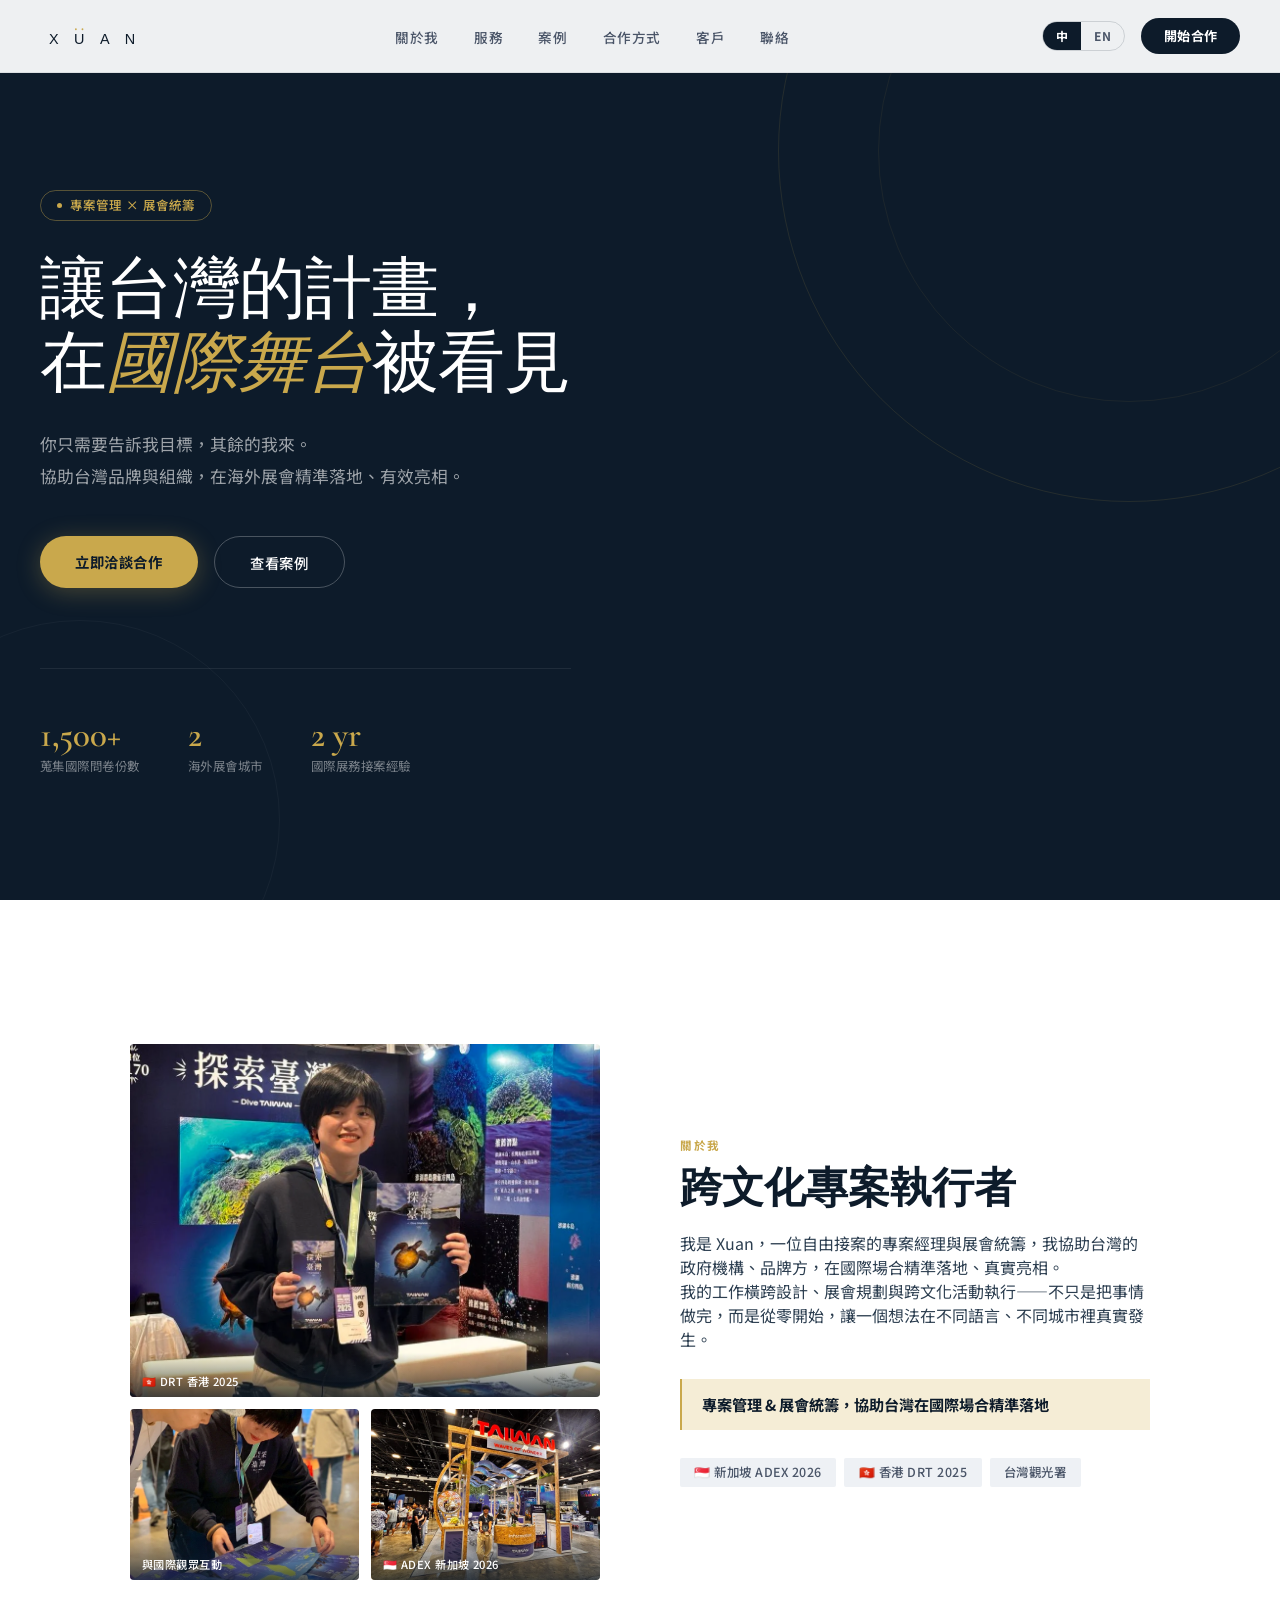
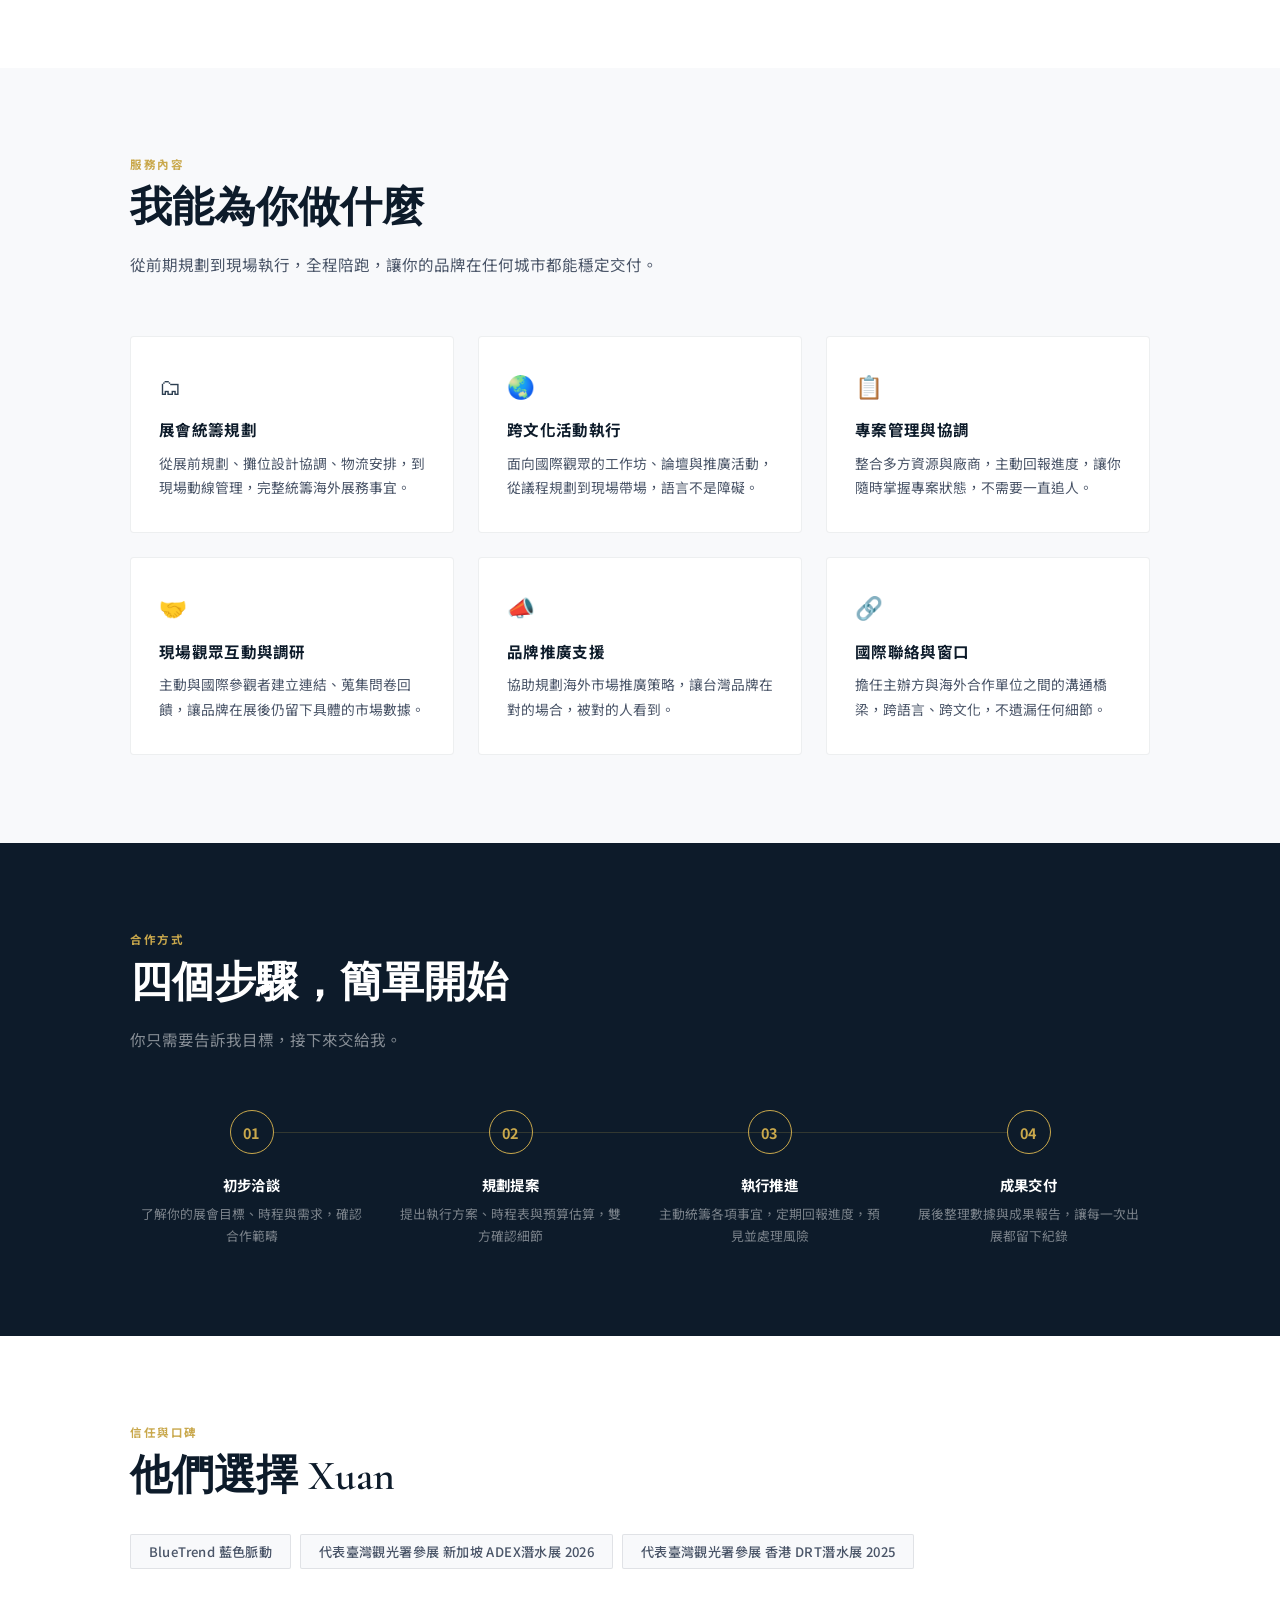
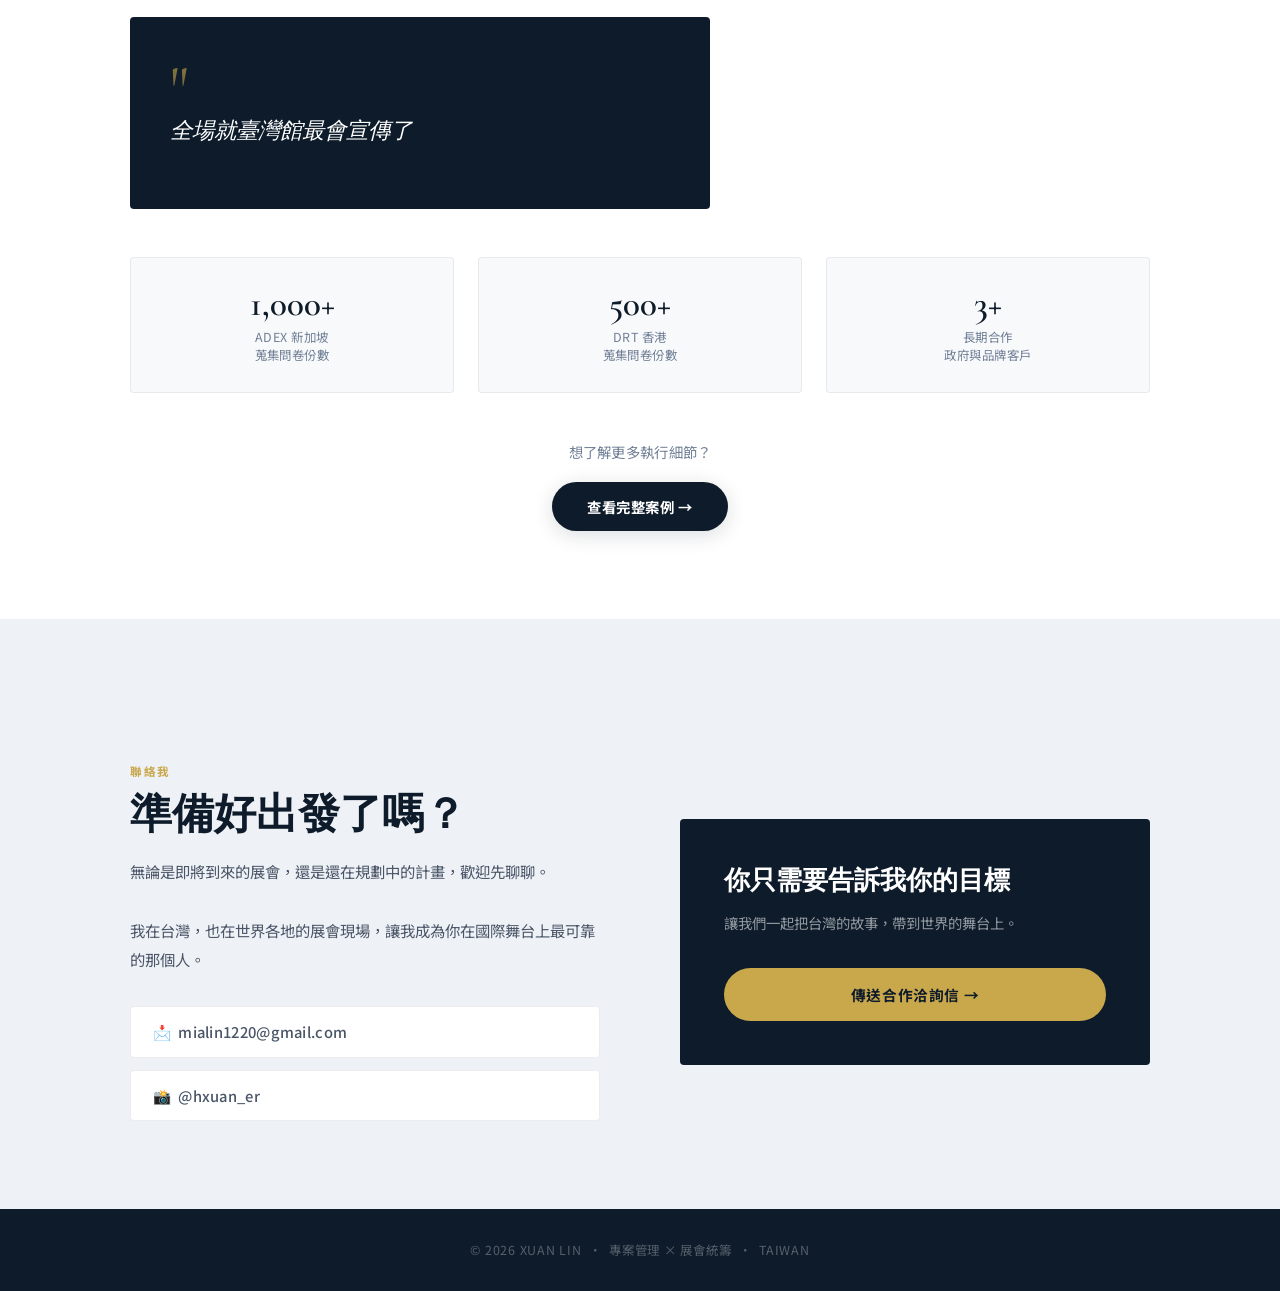
<file: index.html>
﻿<!DOCTYPE html>
<html lang="zh-TW">
<head>
<meta charset="UTF-8">
<meta name="viewport" content="width=device-width, initial-scale=1.0">
<title>Xuan Lin｜國際展務專案經理</title>
<link rel="preconnect" href="https://fonts.googleapis.com">
<link rel="preconnect" href="https://fonts.gstatic.com" crossorigin>
<link href="https://fonts.googleapis.com/css2?family=Noto+Sans+TC:wght@300;400;500;700;900&family=Cormorant+Garamond:ital,wght@0,300;0,600;1,300&display=swap" rel="stylesheet">
<style>
:root {
  --navy: #0D1B2A;
  --navy-mid: #1A2D42;
  --navy-light: #2C3E50;
  --gold: #C9A84C;
  --gold-light: #E2C97E;
  --gold-pale: #F5EDD6;
  --bg: #F8F9FB;
  --bg2: #EEF1F5;
  --white: #FFFFFF;
  --text: #2C3E50;
  --text-mid: #4A5568;
  --text-light: #718096;
}
* { margin:0; padding:0; box-sizing:border-box; }
html { scroll-behavior:smooth; }
body { font-family:'Noto Sans TC',sans-serif; background:var(--bg); color:var(--text); overflow-x:hidden; }

/* NAV */
nav {
  position:fixed; top:0; left:0; right:0; z-index:100;
  display:flex; align-items:center; justify-content:space-between;
  padding:1.1rem 2.5rem;
  background:rgba(248,249,251,0.96);
  backdrop-filter:blur(16px);
  border-bottom:1px solid rgba(13,27,42,0.08);
  transition:box-shadow 0.3s;
}
nav.scrolled { box-shadow:0 2px 24px rgba(13,27,42,0.08); }
.nav-logo img { height:30px; display:block; }
.nav-links { display:flex; gap:2.2rem; list-style:none; }
.nav-links a { text-decoration:none; font-size:0.85rem; font-weight:500; color:var(--text-mid); letter-spacing:0.04em; transition:color 0.2s; }
.nav-links a:hover { color:var(--navy); }
.nav-cta {
  background:var(--navy); color:white; border:none;
  padding:0.55rem 1.4rem; border-radius:999px;
  font-family:'Noto Sans TC',sans-serif;
  font-size:0.82rem; font-weight:700; cursor:pointer;
  transition:all 0.2s; text-decoration:none; letter-spacing:0.04em;
}
.nav-cta:hover { background:var(--navy-mid); transform:translateY(-1px); }
.hamburger { display:none; flex-direction:column; gap:5px; cursor:pointer; background:none; border:none; padding:4px; }
.hamburger span { display:block; width:22px; height:1.5px; background:var(--navy); border-radius:2px; transition:all 0.3s; }
.mobile-menu {
  display:none; position:fixed; top:64px; left:0; right:0;
  background:var(--white); padding:1.5rem 2rem;
  border-bottom:1px solid rgba(13,27,42,0.08); z-index:99;
  flex-direction:column; gap:1rem;
}
.mobile-menu.open { display:flex; }
.mobile-menu a { color:var(--text-mid); text-decoration:none; font-weight:500; font-size:1rem; padding:0.5rem 0; border-bottom:1px solid var(--bg2); }

/* HERO */
#hero {
  min-height:100vh; display:flex; align-items:center;
  padding:8rem 2.5rem 4rem;
  position:relative; overflow:hidden;
  background:var(--navy);
}
.hero-bg-lines {
  position:absolute; inset:0; z-index:0; overflow:hidden;
}
.hero-bg-lines::before {
  content:'';
  position:absolute; right:-200px; top:-200px;
  width:700px; height:700px; border-radius:50%;
  border:1px solid rgba(201,168,76,0.12);
}
.hero-bg-lines::after {
  content:'';
  position:absolute; right:-100px; top:-100px;
  width:500px; height:500px; border-radius:50%;
  border:1px solid rgba(201,168,76,0.08);
}
.hero-deco-circle {
  position:absolute; left:-120px; bottom:-120px;
  width:400px; height:400px; border-radius:50%;
  border:1px solid rgba(255,255,255,0.04);
}
.hero-content { position:relative; z-index:1; max-width:700px; }
.hero-badge {
  display:inline-flex; align-items:center; gap:0.5rem;
  border:1px solid rgba(201,168,76,0.4); color:var(--gold);
  padding:0.35rem 1rem; border-radius:999px;
  font-size:0.78rem; font-weight:500; letter-spacing:0.08em;
  margin-bottom:2rem;
  animation:fadeUp 0.6s ease both;
}
.hero-badge::before {
  content:''; width:5px; height:5px;
  background:var(--gold); border-radius:50%;
  animation:pulse 2s infinite;
}
@keyframes pulse { 0%,100%{opacity:1;transform:scale(1)} 50%{opacity:0.4;transform:scale(1.5)} }
h1 {
  font-family:'Cormorant Garamond',serif;
  font-weight:300; font-size:clamp(2.8rem,5.5vw,4.2rem);
  line-height:1.1; letter-spacing:-0.01em;
  color:var(--white); margin-bottom:1.75rem;
  animation:fadeUp 0.6s 0.1s ease both;
}
h1 em {
  font-style:italic; color:var(--gold);
}
.hero-sub {
  font-size:clamp(0.95rem,1.8vw,1.05rem);
  color:rgba(255,255,255,0.6); line-height:1.9;
  margin-bottom:2.75rem; max-width:520px;
  animation:fadeUp 0.6s 0.2s ease both;
}
.hero-btns {
  display:flex; gap:1rem; flex-wrap:wrap;
  animation:fadeUp 0.6s 0.3s ease both;
}
.btn-primary {
  background:var(--gold); color:var(--navy);
  padding:0.9rem 2.2rem; border-radius:999px;
  font-weight:700; font-size:0.9rem;
  text-decoration:none; transition:all 0.2s; letter-spacing:0.04em;
  box-shadow:0 4px 24px rgba(201,168,76,0.3);
}
.btn-primary:hover { background:var(--gold-light); transform:translateY(-2px); }
.btn-secondary {
  border:1px solid rgba(255,255,255,0.25); color:white;
  padding:0.9rem 2.2rem; border-radius:999px;
  font-weight:500; font-size:0.9rem;
  text-decoration:none; transition:all 0.2s; letter-spacing:0.04em;
}
.btn-secondary:hover { border-color:rgba(255,255,255,0.5); background:rgba(255,255,255,0.06); }
.hero-stats {
  display:flex; gap:3rem; margin-top:5rem; flex-wrap:wrap;
  animation:fadeUp 0.6s 0.4s ease both;
  padding-top:3rem; border-top:1px solid rgba(255,255,255,0.08);
}
.stat-num { font-family:'Cormorant Garamond',serif; font-weight:600; font-size:2.2rem; color:var(--gold); line-height:1; }
.stat-label { font-size:0.78rem; color:rgba(255,255,255,0.45); margin-top:0.3rem; letter-spacing:0.04em; }
@keyframes fadeUp { from{opacity:0;transform:translateY(20px)} to{opacity:1;transform:translateY(0)} }

/* SECTIONS */
section { padding:5.5rem 2.5rem; }
.container { max-width:1020px; margin:0 auto; }
.section-label { font-size:0.72rem; font-weight:700; letter-spacing:0.14em; text-transform:uppercase; color:var(--gold); margin-bottom:0.75rem; }
.section-title { font-family:'Cormorant Garamond',serif; font-weight:600; font-size:clamp(1.8rem,3.5vw,2.6rem); color:var(--navy); line-height:1.2; margin-bottom:1rem; }
.section-desc { font-size:0.97rem; color:var(--text-mid); line-height:1.9; max-width:560px; }

/* ABOUT */
#about { background:var(--white); }
.about-grid { display:grid; grid-template-columns:1fr 1fr; gap:5rem; align-items:center; margin-top:3.5rem; }
.photo-stack { display:flex; flex-direction:column; gap:0.75rem; }
.photo-main { border-radius:4px; overflow:hidden; aspect-ratio:4/3; position:relative; }
.photo-main img { width:100%; height:100%; object-fit:cover; display:block; transition:transform 0.5s; }
.photo-main:hover img { transform:scale(1.03); }
.photo-row { display:grid; grid-template-columns:1fr 1fr; gap:0.75rem; }
.photo-thumb { border-radius:4px; overflow:hidden; aspect-ratio:4/3; position:relative; cursor:pointer; }
.photo-thumb img { width:100%; height:100%; object-fit:cover; display:block; transition:transform 0.4s; }
.photo-thumb:hover img { transform:scale(1.05); }
.photo-caption { position:absolute; bottom:0; left:0; right:0; background:linear-gradient(transparent,rgba(13,27,42,0.75)); color:white; font-size:0.7rem; font-weight:500; padding:1.2rem 0.75rem 0.5rem; letter-spacing:0.04em; }
.about-text p { color:var(--text-mid); line-height:1.9; margin-bottom:1rem; font-size:0.96rem; }
.about-highlight { border-left:2px solid var(--gold); padding:0.9rem 1.25rem; margin:1.75rem 0; font-weight:700; color:var(--navy); font-size:0.95rem; background:var(--gold-pale); }
.about-tags { display:flex; flex-wrap:wrap; gap:0.5rem; margin-top:1.5rem; }
.tag { background:var(--bg2); color:var(--text-mid); padding:0.35rem 0.9rem; border-radius:2px; font-size:0.78rem; font-weight:500; letter-spacing:0.04em; }

/* SERVICE */
#service { background:var(--bg); }
.service-grid { display:grid; grid-template-columns:repeat(3,1fr); gap:1.5rem; margin-top:3.5rem; }
.service-card { background:var(--white); border-radius:4px; padding:2rem 1.75rem; border:1px solid rgba(13,27,42,0.07); transition:all 0.3s; position:relative; overflow:hidden; }
.service-card::after { content:''; position:absolute; top:0; left:0; right:0; height:2px; background:var(--gold); transform:scaleX(0); transform-origin:left; transition:transform 0.3s; }
.service-card:hover { transform:translateY(-5px); box-shadow:0 16px 40px rgba(13,27,42,0.08); }
.service-card:hover::after { transform:scaleX(1); }
.service-icon { font-size:1.4rem; margin-bottom:1.1rem; }
.service-card h3 { font-weight:700; font-size:0.97rem; margin-bottom:0.65rem; color:var(--navy); letter-spacing:0.02em; }
.service-card p { font-size:0.86rem; color:var(--text-mid); line-height:1.8; }

/* PROCESS */
#process { background:var(--navy); color:white; }
#process .section-title { color:white; }
#process .section-desc { color:rgba(255,255,255,0.5); }
.process-steps { display:grid; grid-template-columns:repeat(4,1fr); gap:1rem; margin-top:3.5rem; position:relative; }
.process-steps::before { content:''; position:absolute; top:22px; left:calc(12.5% + 16px); right:calc(12.5% + 16px); height:1px; background:rgba(201,168,76,0.2); z-index:0; }
.step { position:relative; z-index:1; text-align:center; padding:0 0.5rem; }
.step-num { width:44px; height:44px; border-radius:50%; background:transparent; border:1px solid var(--gold); color:var(--gold); font-weight:700; font-size:0.9rem; display:flex; align-items:center; justify-content:center; margin:0 auto 1.25rem; letter-spacing:0.05em; }
.step h4 { font-weight:700; font-size:0.9rem; margin-bottom:0.5rem; color:white; letter-spacing:0.03em; }
.step p { font-size:0.8rem; color:rgba(255,255,255,0.45); line-height:1.75; }

/* TRUST */
#trust { background:var(--white); }
.clients-row { display:flex; flex-wrap:wrap; gap:0.6rem; margin:2rem 0 3rem; }
.client-chip { background:var(--bg); border:1px solid rgba(13,27,42,0.1); color:var(--text-mid); padding:0.45rem 1.1rem; border-radius:2px; font-size:0.82rem; font-weight:500; letter-spacing:0.03em; }
.testimonial-card { background:var(--navy); border-radius:4px; padding:2.5rem; max-width:580px; }
.quote-mark { font-family:'Cormorant Garamond',serif; font-size:4rem; color:var(--gold); line-height:1; margin-bottom:-0.5rem; display:block; opacity:0.6; }
.testimonial-text { font-family:'Cormorant Garamond',serif; font-size:1.4rem; font-weight:300; color:white; line-height:1.6; margin-bottom:1.25rem; font-style:italic; }
.testimonial-source { font-size:0.78rem; color:rgba(255,255,255,0.4); font-weight:500; letter-spacing:0.06em; }
.trust-nums { display:grid; grid-template-columns:repeat(3,1fr); gap:1.5rem; margin-top:3rem; }
.trust-num-card { background:var(--bg); border-radius:4px; padding:1.75rem; text-align:center; border:1px solid rgba(13,27,42,0.07); }
.trust-num-val { font-family:'Cormorant Garamond',serif; font-weight:600; font-size:2.2rem; color:var(--navy); line-height:1; }
.trust-num-label { font-size:0.78rem; color:var(--text-light); margin-top:0.4rem; letter-spacing:0.04em; }

/* CONTACT */
#contact { background:var(--bg2); }
.contact-grid { display:grid; grid-template-columns:1fr 1fr; gap:5rem; align-items:center; margin-top:3.5rem; }
.contact-desc { color:var(--text-mid); line-height:1.9; font-size:0.96rem; }
.contact-links { display:flex; flex-direction:column; gap:0.75rem; margin-top:2rem; }
.contact-link { display:flex; align-items:center; gap:0.75rem; color:var(--text-mid); text-decoration:none; font-weight:500; font-size:0.92rem; background:var(--white); padding:0.9rem 1.4rem; border-radius:4px; border:1px solid rgba(13,27,42,0.08); transition:all 0.2s; letter-spacing:0.02em; }
.contact-link:hover { border-color:var(--gold); color:var(--navy); }
.contact-cta-box { background:var(--navy); border-radius:4px; padding:2.75rem; }
.contact-cta-box h3 { font-family:'Cormorant Garamond',serif; font-weight:600; font-size:1.6rem; color:white; margin-bottom:0.75rem; }
.contact-cta-box p { color:rgba(255,255,255,0.55); font-size:0.9rem; line-height:1.8; margin-bottom:2rem; }
.contact-cta-box a { display:block; text-align:center; background:var(--gold); color:var(--navy); padding:1rem; border-radius:999px; font-weight:700; text-decoration:none; transition:all 0.2s; font-size:0.92rem; letter-spacing:0.04em; }
.contact-cta-box a:hover { background:var(--gold-light); }

footer { background:var(--navy); color:rgba(255,255,255,0.3); text-align:center; padding:2rem; font-size:0.78rem; letter-spacing:0.06em; }

/* REVEAL */
.reveal { opacity:0; transform:translateY(24px); transition:all 0.65s ease; }
.reveal.visible { opacity:1; transform:translateY(0); }

/* RESPONSIVE */
@media (max-width:768px) {
  nav { padding:1rem 1.25rem; }
  .nav-links,.nav-cta { display:none; }
  .hamburger { display:flex; }
  #hero { padding:6.5rem 1.25rem 3rem; }
  .hero-stats { gap:2rem; }
  .about-grid { grid-template-columns:1fr; gap:2.5rem; }
  .service-grid { grid-template-columns:1fr; }
  .process-steps { grid-template-columns:1fr 1fr; gap:2rem; }
  .process-steps::before { display:none; }
  .trust-nums { grid-template-columns:1fr 1fr; }
  .contact-grid { grid-template-columns:1fr; gap:2.5rem; }
  section { padding:3.5rem 1.25rem; }
}
</style>
</head>
<body>

<nav id="navbar">
  <a href="#hero" class="nav-logo"><img src="xuan-logo-v2.svg" alt="Xuan Lin"/></a>
  <ul class="nav-links">
    <li><a href="#about">關於我</a></li>
    <li><a href="#service">服務</a></li>
    <li><a href="cases.html">案例</a></li>
    <li><a href="#process">合作方式</a></li>
    <li><a href="#trust">客戶</a></li>
    <li><a href="#contact">聯絡</a></li>
  </ul>
  <div style="display:flex;align-items:center;gap:1rem;">
    <div style="display:flex;align-items:center;border:1px solid rgba(13,27,42,0.15);border-radius:999px;overflow:hidden;font-size:0.75rem;font-weight:700;letter-spacing:0.06em;">
      <a href="index.html" style="padding:0.35rem 0.8rem;text-decoration:none;background:var(--navy);color:white;">中</a>
      <a href="xuan-lin-en.html" style="padding:0.35rem 0.8rem;text-decoration:none;color:var(--text-mid);">EN</a>
    </div>
    <a href="mailto:mialin1220@gmail.com" class="nav-cta">開始合作</a>
  </div>
  <button class="hamburger" id="hamburger" aria-label="選單">
    <span></span><span></span><span></span>
  </button>
</nav>

<div class="mobile-menu" id="mobileMenu">
  <a href="#about" onclick="closeMobile()">關於我</a>
  <a href="#service" onclick="closeMobile()">服務</a>
  <a href="#process" onclick="closeMobile()">合作方式</a>
  <a href="#trust" onclick="closeMobile()">客戶</a>
  <a href="#contact" onclick="closeMobile()">聯絡</a>
  <a href="mailto:mialin1220@gmail.com" style="color:var(--gold)!important">開始合作 →</a>
</div>

<!-- HERO -->
<section id="hero">
  <div class="hero-bg-lines"></div>
  <div class="hero-deco-circle"></div>
  <div class="hero-content">
    <div class="hero-badge">專案管理 × 展會統籌</div>
    <h1>讓台灣的計畫，<br>在<em>國際舞台</em>被看見</h1>
    <p class="hero-sub">你只需要告訴我目標，其餘的我來。<br>協助台灣品牌與組織，在海外展會精準落地、有效亮相。</p>
    <div class="hero-btns">
      <a href="#contact" class="btn-primary">立即洽談合作</a>
      <a href="cases.html" class="btn-secondary">查看案例</a>
    </div>
    <div class="hero-stats">
      <div>
        <div class="stat-num">1,500+</div>
        <div class="stat-label">蒐集國際問卷份數</div>
      </div>
      <div>
        <div class="stat-num">2</div>
        <div class="stat-label">海外展會城市</div>
      </div>
      <div>
        <div class="stat-num">2 yr</div>
        <div class="stat-label">國際展務接案經驗</div>
      </div>
    </div>
  </div>
</section>

<!-- ABOUT -->
<section id="about">
  <div class="container">
    <div class="about-grid">
      <div class="photo-stack reveal">
        <div class="photo-main">
          <img src="state/香港_1.webp" alt="Xuan 在香港 DRT 展場" />
          <div class="photo-caption">🇭🇰 DRT 香港 2025</div>
        </div>
        <div class="photo-row">
          <div class="photo-thumb">
            <img src="state/新加坡_4.webp" alt="與觀眾互動" />
            <div class="photo-caption">與國際觀眾互動</div>
          </div>
          <div class="photo-thumb">
            <img src="state/新加坡_2.webp" alt="新加坡 ADEX 台灣館" />
            <div class="photo-caption">🇸🇬 ADEX 新加坡 2026</div>
          </div>
        </div>
      </div>
      <div class="reveal">
        <div class="section-label">關於我</div>
        <h2 class="section-title">跨文化專案執行者</h2>
        <p>我是 Xuan，一位自由接案的專案經理與展會統籌，我協助台灣的政府機構、品牌方，在國際場合精準落地、真實亮相。</p>
        <p>我的工作橫跨設計、展會規劃與跨文化活動執行——不只是把事情做完，而是從零開始，讓一個想法在不同語言、不同城市裡真實發生。</p>
        <div class="about-highlight">專案管理 & 展會統籌，協助台灣在國際場合精準落地</div>
        <div class="about-tags">
          <span class="tag">🇸🇬 新加坡 ADEX 2026</span>
          <span class="tag">🇭🇰 香港 DRT 2025</span>
          <span class="tag">台灣觀光署</span>
        </div>
      </div>
    </div>
  </div>
</section>

<!-- SERVICE -->
<section id="service">
  <div class="container">
    <div class="reveal">
      <div class="section-label">服務內容</div>
      <h2 class="section-title">我能為你做什麼</h2>
      <p class="section-desc">從前期規劃到現場執行，全程陪跑，讓你的品牌在任何城市都能穩定交付。</p>
    </div>
    <div class="service-grid">
      <div class="service-card reveal">
        <div class="service-icon">🗂</div>
        <h3>展會統籌規劃</h3>
        <p>從展前規劃、攤位設計協調、物流安排，到現場動線管理，完整統籌海外展務事宜。</p>
      </div>
      <div class="service-card reveal">
        <div class="service-icon">🌏</div>
        <h3>跨文化活動執行</h3>
        <p>面向國際觀眾的工作坊、論壇與推廣活動，從議程規劃到現場帶場，語言不是障礙。</p>
      </div>
      <div class="service-card reveal">
        <div class="service-icon">📋</div>
        <h3>專案管理與協調</h3>
        <p>整合多方資源與廠商，主動回報進度，讓你隨時掌握專案狀態，不需要一直追人。</p>
      </div>
      <div class="service-card reveal">
        <div class="service-icon">🤝</div>
        <h3>現場觀眾互動與調研</h3>
        <p>主動與國際參觀者建立連結、蒐集問卷回饋，讓品牌在展後仍留下具體的市場數據。</p>
      </div>
      <div class="service-card reveal">
        <div class="service-icon">📣</div>
        <h3>品牌推廣支援</h3>
        <p>協助規劃海外市場推廣策略，讓台灣品牌在對的場合，被對的人看到。</p>
      </div>
      <div class="service-card reveal">
        <div class="service-icon">🔗</div>
        <h3>國際聯絡與窗口</h3>
        <p>擔任主辦方與海外合作單位之間的溝通橋梁，跨語言、跨文化，不遺漏任何細節。</p>
      </div>
    </div>
  </div>
</section>

<!-- PROCESS -->
<section id="process">
  <div class="container">
    <div class="reveal">
      <div class="section-label">合作方式</div>
      <h2 class="section-title">四個步驟，簡單開始</h2>
      <p class="section-desc">你只需要告訴我目標，接下來交給我。</p>
    </div>
    <div class="process-steps">
      <div class="step reveal">
        <div class="step-num">01</div>
        <h4>初步洽談</h4>
        <p>了解你的展會目標、時程與需求，確認合作範疇</p>
      </div>
      <div class="step reveal">
        <div class="step-num">02</div>
        <h4>規劃提案</h4>
        <p>提出執行方案、時程表與預算估算，雙方確認細節</p>
      </div>
      <div class="step reveal">
        <div class="step-num">03</div>
        <h4>執行推進</h4>
        <p>主動統籌各項事宜，定期回報進度，預見並處理風險</p>
      </div>
      <div class="step reveal">
        <div class="step-num">04</div>
        <h4>成果交付</h4>
        <p>展後整理數據與成果報告，讓每一次出展都留下紀錄</p>
      </div>
    </div>
  </div>
</section>

<!-- TRUST -->
<section id="trust">
  <div class="container">
    <div class="reveal">
      <div class="section-label">信任與口碑</div>
      <h2 class="section-title">他們選擇 Xuan</h2>
    </div>
    <div class="clients-row reveal">
      <span class="client-chip"> BlueTrend 藍色脈動</span>
      <span class="client-chip">代表臺灣觀光署參展 新加坡 ADEX潛水展  2026</span>
      <span class="client-chip">代表臺灣觀光署參展 香港 DRT潛水展  2025</span>
    </div>
    <div class="testimonial-card reveal">
      <span class="quote-mark">"</span>
      <div class="testimonial-text">全場就臺灣館最會宣傳了</div>
    </div>
    <div class="trust-nums reveal">
      <div class="trust-num-card">
        <div class="trust-num-val">1,000+</div>
        <div class="trust-num-label">ADEX 新加坡<br>蒐集問卷份數</div>
      </div>
      <div class="trust-num-card">
        <div class="trust-num-val">500+</div>
        <div class="trust-num-label">DRT 香港<br>蒐集問卷份數</div>
      </div>
      <div class="trust-num-card">
        <div class="trust-num-val">3+</div>
        <div class="trust-num-label">長期合作<br>政府與品牌客戶</div>
      </div>
    </div>
  </div>
    <div style="text-align:center;margin-top:3rem;" class="reveal">
      <p style="font-size:0.9rem;color:var(--text-light);margin-bottom:1.25rem;letter-spacing:0.02em;">想了解更多執行細節？</p>
      <a href="cases.html" style="display:inline-flex;align-items:center;gap:0.6rem;background:var(--navy);color:white;padding:0.9rem 2.2rem;border-radius:999px;font-weight:700;font-size:0.9rem;text-decoration:none;letter-spacing:0.04em;transition:all 0.2s;box-shadow:0 4px 20px rgba(13,27,42,0.15);">查看完整案例 →</a>
    </div>
</section>

<!-- CONTACT -->
<section id="contact">
  <div class="container">
    <div class="contact-grid">
      <div class="reveal">
        <div class="section-label">聯絡我</div>
        <h2 class="section-title">準備好出發了嗎？</h2>
        <p class="contact-desc">無論是即將到來的展會，還是還在規劃中的計畫，歡迎先聊聊。<br><br>我在台灣，也在世界各地的展會現場，讓我成為你在國際舞台上最可靠的那個人。</p>
        <div class="contact-links">
          <a href="mailto:mialin1220@gmail.com" class="contact-link">📩 &nbsp;mialin1220@gmail.com</a>
          <a href="https://instagram.com/hxuan_er" target="_blank" class="contact-link">📸 &nbsp;@hxuan_er</a>
        </div>
      </div>
      <div class="contact-cta-box reveal">
        <h3>你只需要告訴我你的目標</h3>
        <p>讓我們一起把台灣的故事，帶到世界的舞台上。</p>
        <a href="mailto:mialin1220@gmail.com?subject=合作洽詢｜國際展務">傳送合作洽詢信 →</a>
      </div>
    </div>
  </div>
</section>

<footer>© 2026 XUAN LIN &nbsp;·&nbsp; 專案管理 × 展會統籌 &nbsp;·&nbsp; TAIWAN</footer>

<script>
  const navbar = document.getElementById('navbar');
  window.addEventListener('scroll', () => { navbar.classList.toggle('scrolled', window.scrollY > 20); });
  const hamburger = document.getElementById('hamburger');
  const mobileMenu = document.getElementById('mobileMenu');
  hamburger.addEventListener('click', () => { mobileMenu.classList.toggle('open'); });
  function closeMobile() { mobileMenu.classList.remove('open'); }
  const reveals = document.querySelectorAll('.reveal');
  const observer = new IntersectionObserver((entries) => {
    entries.forEach((entry, i) => {
      if (entry.isIntersecting) {
        setTimeout(() => entry.target.classList.add('visible'), i * 70);
        observer.unobserve(entry.target);
      }
    });
  }, { threshold: 0.08 });
  reveals.forEach(el => observer.observe(el));
</script>
</body>
</html>
</file>
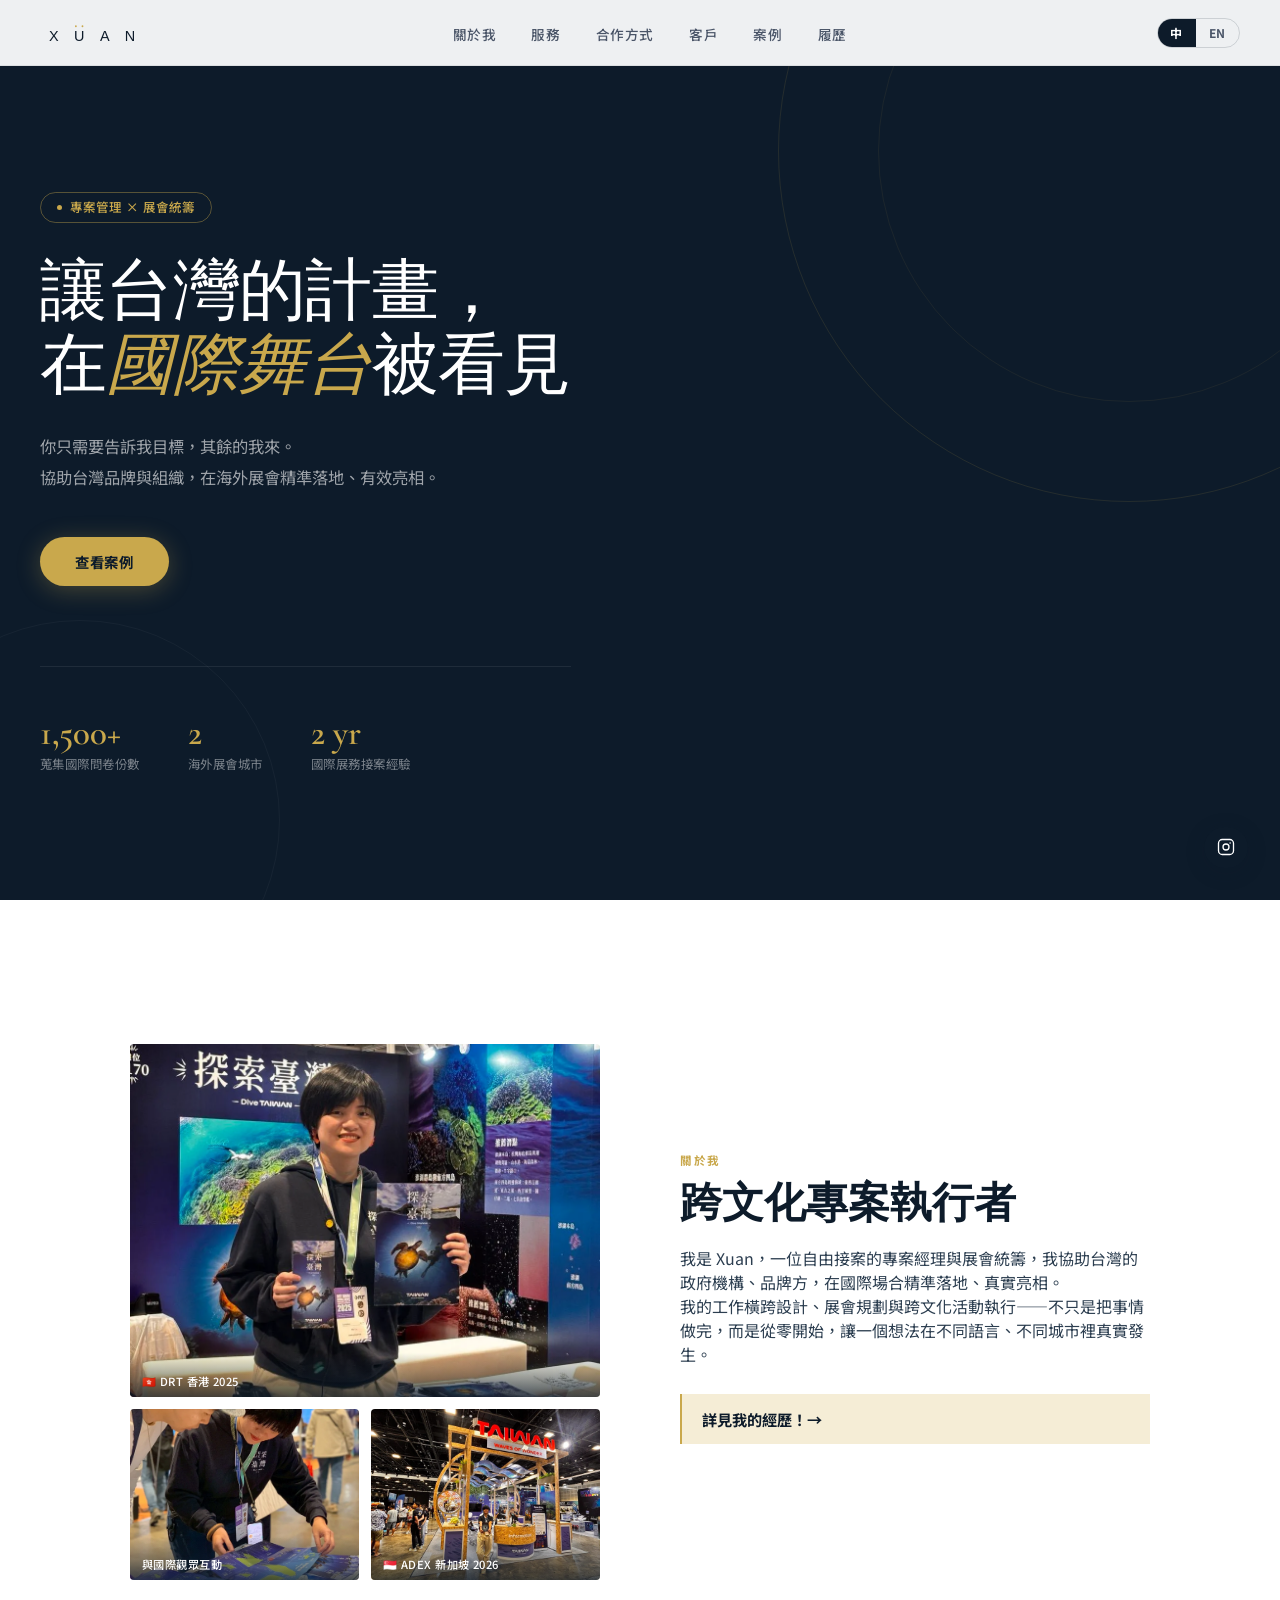
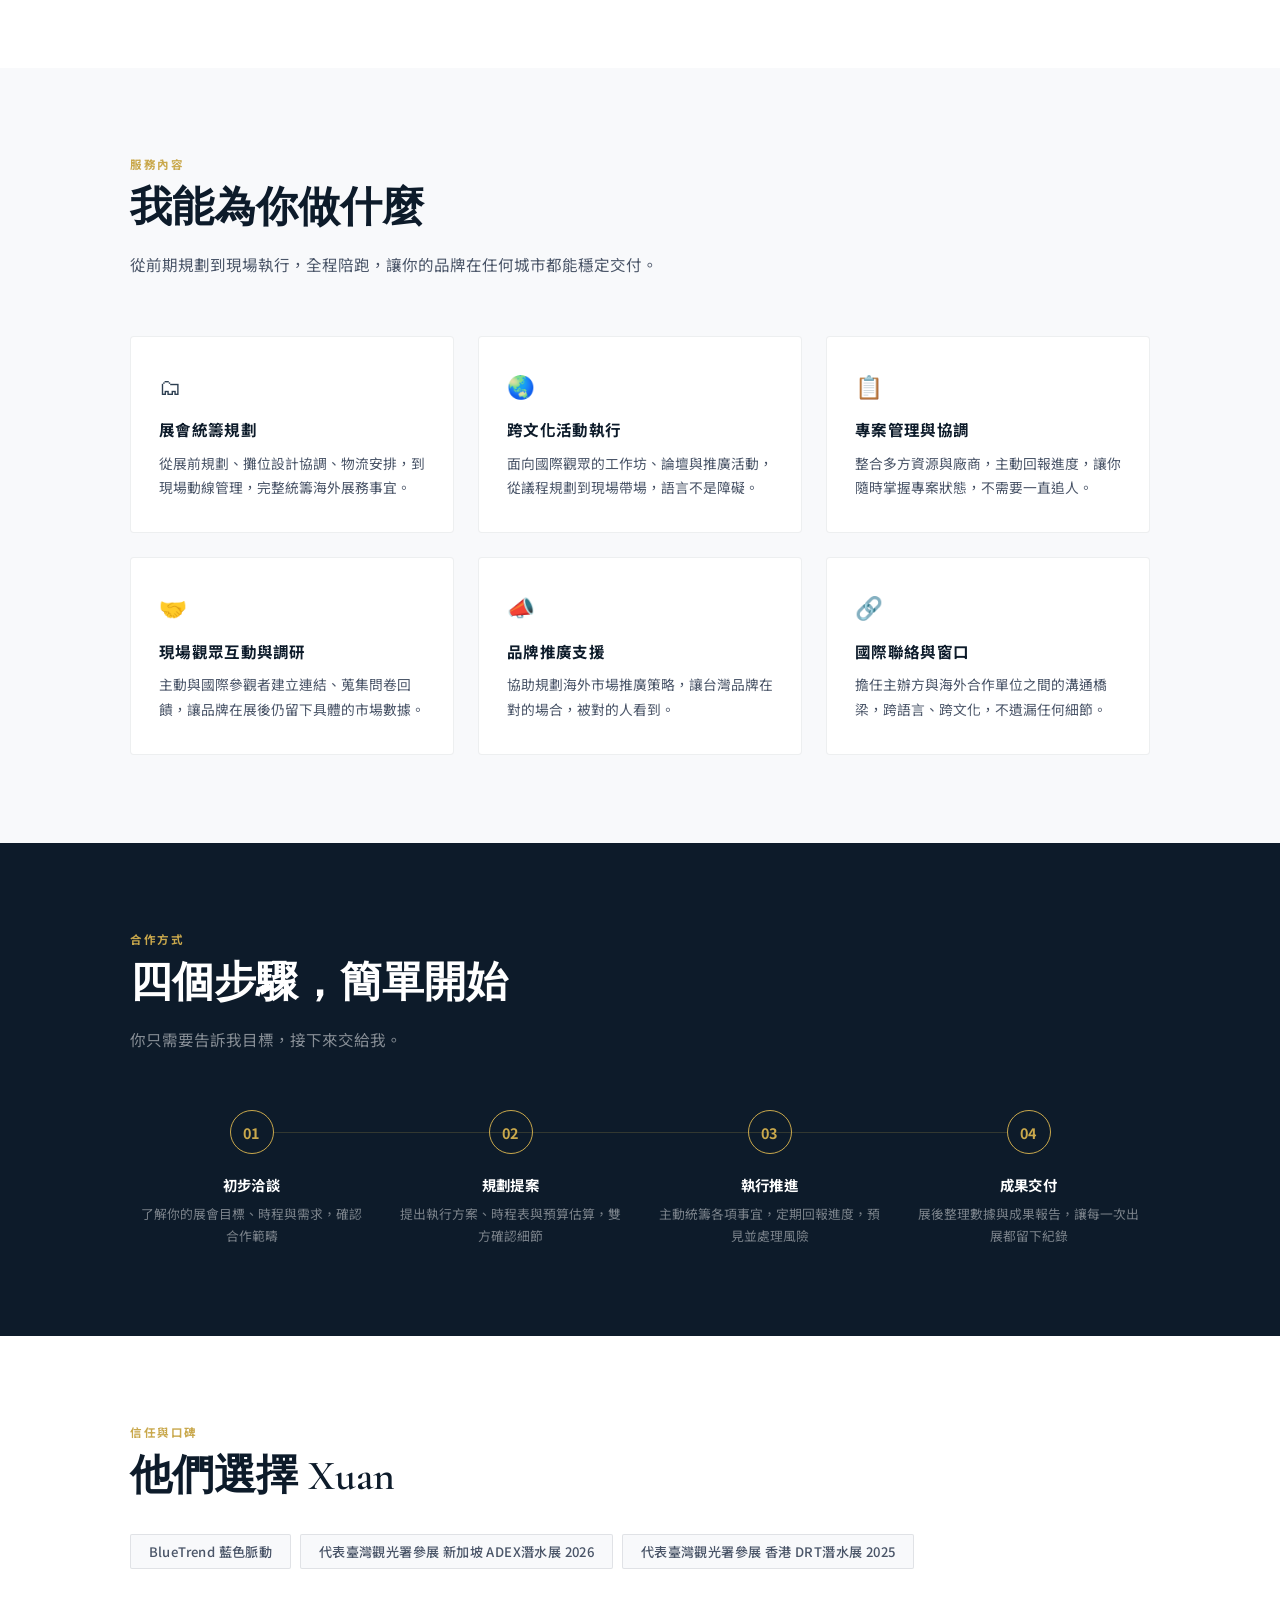
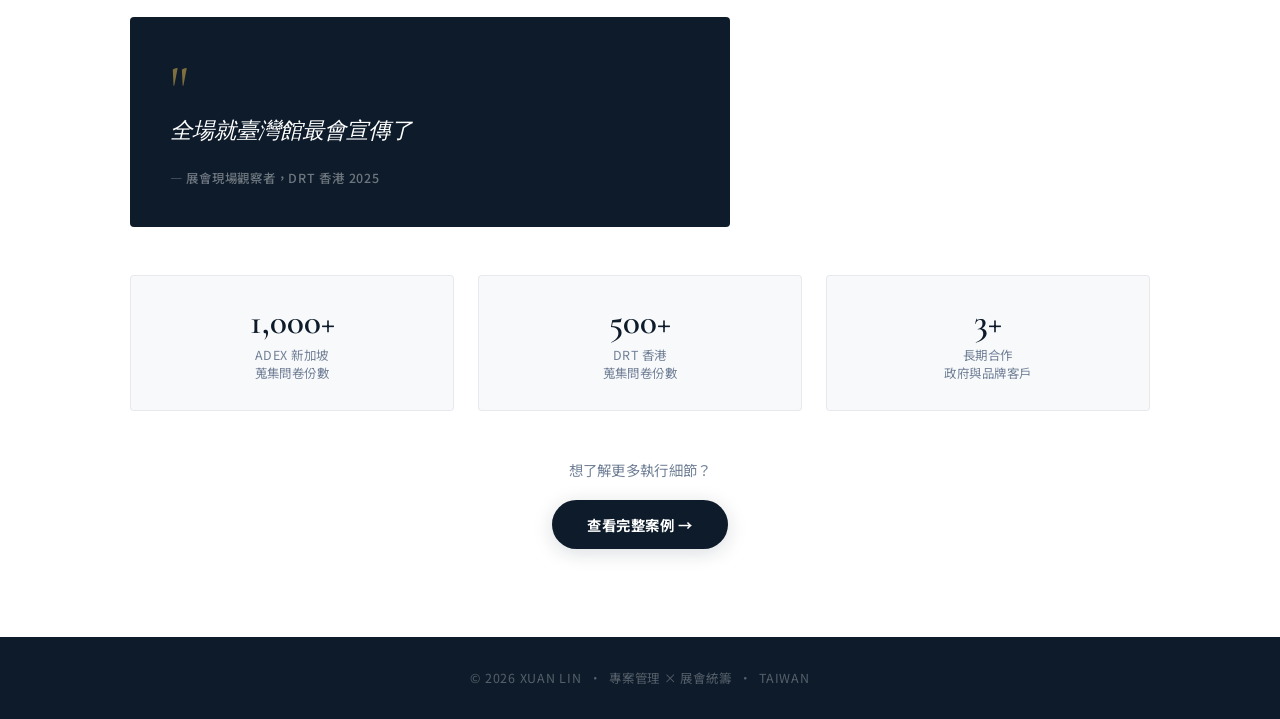
<file: docs/index.html>
﻿<!DOCTYPE html>
<html lang="zh-TW">
<head>
<meta charset="UTF-8">
<meta name="viewport" content="width=device-width, initial-scale=1.0">
<title>Xuan Lin｜國際展務專案經理</title>
<meta name="description" content="Xuan Lin，自由接案的國際展務專案經理，協助台灣品牌與政府機構在海外展會精準落地。曾統籌新加坡 ADEX 2026 與香港 DRT 2025 台灣館。">
<meta property="og:title" content="Xuan Lin｜國際展務專案經理">
<meta property="og:description" content="協助台灣品牌在海外展會精準落地。曾蒐集 1,500+ 份國際問卷，統籌新加坡、香港展務。">
<meta property="og:image" content="images/photos/新加坡_1.webp">
<meta property="og:type" content="website">
<link rel="preconnect" href="https://fonts.googleapis.com">
<link rel="preconnect" href="https://fonts.gstatic.com" crossorigin>
<link rel="preload" href="https://fonts.googleapis.com/css2?family=Noto+Sans+TC:wght@400;500;700&family=Cormorant+Garamond:ital,wght@0,300;0,600;1,300&display=swap" as="style" onload="this.onload=null;this.rel='stylesheet'">
<noscript><link href="https://fonts.googleapis.com/css2?family=Noto+Sans+TC:wght@400;500;700&family=Cormorant+Garamond:ital,wght@0,300;0,600;1,300&display=swap" rel="stylesheet"></noscript>
<link rel="icon" href="favicon.svg" type="image/svg+xml">
<link rel="stylesheet" href="css/style.css">
<style>
/* HERO - 中文版裝飾元素 */
.hero-bg-lines { position:absolute; inset:0; z-index:0; overflow:hidden; }
.hero-bg-lines::before { content:''; position:absolute; right:-200px; top:-200px; width:700px; height:700px; border-radius:50%; border:1px solid rgba(201,168,76,0.12); }
.hero-bg-lines::after { content:''; position:absolute; right:-100px; top:-100px; width:500px; height:500px; border-radius:50%; border:1px solid rgba(201,168,76,0.08); }
.hero-deco-circle { position:absolute; left:-120px; bottom:-120px; width:400px; height:400px; border-radius:50%; border:1px solid rgba(255,255,255,0.04); }
h1 { font-family:'Cormorant Garamond',serif; font-weight:300; font-size:clamp(2.8rem,5.5vw,4.2rem); line-height:1.1; letter-spacing:-0.01em; color:var(--white); margin-bottom:1.75rem; animation:fadeUp 0.6s 0.1s ease both; }

/* SECTION DESC */
.section-desc { font-size:0.97rem; color:var(--text-mid); line-height:1.9; max-width:560px; }

/* SERVICE */
#service { background:var(--bg); }
.service-grid { display:grid; grid-template-columns:repeat(3,1fr); gap:1.5rem; margin-top:3.5rem; }
.service-card { background:var(--white); border-radius:4px; padding:2rem 1.75rem; border:1px solid rgba(13,27,42,0.07); transition:all 0.3s; position:relative; overflow:hidden; }
.service-card::after { content:''; position:absolute; top:0; left:0; right:0; height:2px; background:var(--gold); transform:scaleX(0); transform-origin:left; transition:transform 0.3s; }
.service-card:hover { transform:translateY(-5px); box-shadow:0 16px 40px rgba(13,27,42,0.08); }
.service-card:hover::after { transform:scaleX(1); }
.service-icon { font-size:1.4rem; margin-bottom:1.1rem; }
.service-card h3 { font-weight:700; font-size:0.97rem; margin-bottom:0.65rem; color:var(--navy); letter-spacing:0.02em; }
.service-card p { font-size:0.86rem; color:var(--text-mid); line-height:1.8; }

/* PROCESS */
#process { background:var(--navy); color:white; }
#process .section-title { color:white; }
#process .section-desc { color:rgba(255,255,255,0.5); }
.process-steps { display:grid; grid-template-columns:repeat(4,1fr); gap:1rem; margin-top:3.5rem; position:relative; }
.process-steps::before { content:''; position:absolute; top:22px; left:calc(12.5% + 16px); right:calc(12.5% + 16px); height:1px; background:rgba(201,168,76,0.2); z-index:0; }
.step { position:relative; z-index:1; text-align:center; padding:0 0.5rem; }
.step-num { width:44px; height:44px; border-radius:50%; background:transparent; border:1px solid var(--gold); color:var(--gold); font-weight:700; font-size:0.9rem; display:flex; align-items:center; justify-content:center; margin:0 auto 1.25rem; letter-spacing:0.05em; }
.step h4 { font-weight:700; font-size:0.9rem; margin-bottom:0.5rem; color:white; letter-spacing:0.03em; }
.step p { font-size:0.8rem; color:rgba(255,255,255,0.45); line-height:1.75; }

/* TRUST */
#trust { background:var(--white); }
.trust-nums { display:grid; grid-template-columns:repeat(3,1fr); gap:1.5rem; margin-top:3rem; }
.trust-num-card { background:var(--bg); border-radius:4px; padding:1.75rem; text-align:center; border:1px solid rgba(13,27,42,0.07); }
.trust-num-val { font-family:'Cormorant Garamond',serif; font-weight:600; font-size:2.2rem; color:var(--navy); line-height:1; }
.trust-num-label { font-size:0.78rem; color:var(--text-light); margin-top:0.4rem; letter-spacing:0.04em; }
.testimonial-text { font-family:'Cormorant Garamond',serif; font-size:1.4rem; font-weight:300; color:white; line-height:1.6; margin-bottom:1.25rem; font-style:italic; }
.testimonial-source { font-size:0.78rem; color:rgba(255,255,255,0.4); font-weight:500; letter-spacing:0.06em; }

@media (max-width:768px) {
  .service-grid { grid-template-columns:1fr; }
  .process-steps { grid-template-columns:1fr 1fr; gap:2rem; }
  .process-steps::before { display:none; }
  .trust-nums { grid-template-columns:1fr 1fr; }
}
</style>
</head>
<body>

<nav id="navbar">
  <a href="#hero" class="nav-logo"><img src="images/xuan-logo-v2.svg" alt="Xuan Lin"/></a>
  <ul class="nav-links">
    <li><a href="#about">關於我</a></li>
    <li><a href="#service">服務</a></li>
    <li><a href="#process">合作方式</a></li>
    <li><a href="#trust">客戶</a></li>
    <li><a href="cases.html">案例</a></li>
    <li><a href="resume.html">履歷</a></li>
  </ul>
  <div style="display:flex;align-items:center;gap:1rem;">
    <div style="display:flex;align-items:center;border:1px solid rgba(13,27,42,0.15);border-radius:999px;overflow:hidden;font-size:0.75rem;font-weight:700;letter-spacing:0.06em;">
      <a href="index.html" style="padding:0.35rem 0.8rem;text-decoration:none;background:var(--navy);color:white;">中</a>
      <a href="index-en.html" style="padding:0.35rem 0.8rem;text-decoration:none;color:var(--text-mid);">EN</a>
    </div>
    <!-- <a href="mailto:mialin1220@gmail.com" class="nav-cta">開始合作</a> -->
  </div>
  <button class="hamburger" id="hamburger" aria-label="選單">
    <span></span><span></span><span></span>
  </button>
</nav>

<div class="mobile-menu" id="mobileMenu">
  <a href="#about" onclick="closeMobile()">關於我</a>
  <a href="#service" onclick="closeMobile()">服務</a>
  <a href="cases.html">案例</a>
  <a href="#process" onclick="closeMobile()">合作方式</a>
  <a href="#trust" onclick="closeMobile()">客戶</a>
  <a href="resume.html">履歷</a>
  <a href="mailto:mialin1220@gmail.com" style="color:var(--gold)!important">開始合作 →</a>
</div>

<!-- HERO -->
<section id="hero">
  <div class="hero-bg-lines"></div>
  <div class="hero-deco-circle"></div>
  <div class="hero-content">
    <div class="hero-badge">專案管理 × 展會統籌</div>
    <h1>讓台灣的計畫，<br>在<em>國際舞台</em>被看見</h1>
    <p class="hero-sub">你只需要告訴我目標，其餘的我來。<br>協助台灣品牌與組織，在海外展會精準落地、有效亮相。</p>
    <div class="hero-btns">
      <a href="cases.html" class="btn-primary">查看案例</a>
    </div>
    <div class="hero-stats">
      <div>
        <div class="stat-num">1,500+</div>
        <div class="stat-label">蒐集國際問卷份數</div>
      </div>
      <div>
        <div class="stat-num">2</div>
        <div class="stat-label">海外展會城市</div>
      </div>
      <div>
        <div class="stat-num">2 yr</div>
        <div class="stat-label">國際展務接案經驗</div>
      </div>
    </div>
  </div>
</section>

<!-- ABOUT -->
<section id="about">
  <div class="container">
    <div class="about-grid">
      <div class="photo-stack reveal">
        <div class="photo-main">
          <img src="images/photos/香港_1.webp" alt="Xuan 在香港 DRT 展場" loading="lazy" />
          <div class="photo-caption">🇭🇰 DRT 香港 2025</div>
        </div>
        <div class="photo-row">
          <div class="photo-thumb">
            <img src="images/photos/新加坡_4.webp" alt="與觀眾互動" loading="lazy" />
            <div class="photo-caption">與國際觀眾互動</div>
          </div>
          <div class="photo-thumb">
            <img src="images/photos/新加坡_2.webp" alt="新加坡 ADEX 台灣館" loading="lazy" />
            <div class="photo-caption">🇸🇬 ADEX 新加坡 2026</div>
          </div>
        </div>
      </div>
      <div class="reveal">
        <div class="section-label">關於我</div>
        <h2 class="section-title">跨文化專案執行者</h2>
        <p>我是 Xuan，一位自由接案的專案經理與展會統籌，我協助台灣的政府機構、品牌方，在國際場合精準落地、真實亮相。</p>
        <p>我的工作橫跨設計、展會規劃與跨文化活動執行——不只是把事情做完，而是從零開始，讓一個想法在不同語言、不同城市裡真實發生。</p>
        <a href="resume.html" class="about-highlight about-highlight-link">詳見我的經歷！→</a>
      </div>
    </div>
  </div>
</section>

<!-- SERVICE -->
<section id="service">
  <div class="container">
    <div class="reveal">
      <div class="section-label">服務內容</div>
      <h2 class="section-title">我能為你做什麼</h2>
      <p class="section-desc">從前期規劃到現場執行，全程陪跑，讓你的品牌在任何城市都能穩定交付。</p>
    </div>
    <div class="service-grid">
      <div class="service-card reveal">
        <div class="service-icon">🗂</div>
        <h3>展會統籌規劃</h3>
        <p>從展前規劃、攤位設計協調、物流安排，到現場動線管理，完整統籌海外展務事宜。</p>
      </div>
      <div class="service-card reveal">
        <div class="service-icon">🌏</div>
        <h3>跨文化活動執行</h3>
        <p>面向國際觀眾的工作坊、論壇與推廣活動，從議程規劃到現場帶場，語言不是障礙。</p>
      </div>
      <div class="service-card reveal">
        <div class="service-icon">📋</div>
        <h3>專案管理與協調</h3>
        <p>整合多方資源與廠商，主動回報進度，讓你隨時掌握專案狀態，不需要一直追人。</p>
      </div>
      <div class="service-card reveal">
        <div class="service-icon">🤝</div>
        <h3>現場觀眾互動與調研</h3>
        <p>主動與國際參觀者建立連結、蒐集問卷回饋，讓品牌在展後仍留下具體的市場數據。</p>
      </div>
      <div class="service-card reveal">
        <div class="service-icon">📣</div>
        <h3>品牌推廣支援</h3>
        <p>協助規劃海外市場推廣策略，讓台灣品牌在對的場合，被對的人看到。</p>
      </div>
      <div class="service-card reveal">
        <div class="service-icon">🔗</div>
        <h3>國際聯絡與窗口</h3>
        <p>擔任主辦方與海外合作單位之間的溝通橋梁，跨語言、跨文化，不遺漏任何細節。</p>
      </div>
    </div>
  </div>
</section>

<!-- PROCESS -->
<section id="process">
  <div class="container">
    <div class="reveal">
      <div class="section-label">合作方式</div>
      <h2 class="section-title">四個步驟，簡單開始</h2>
      <p class="section-desc">你只需要告訴我目標，接下來交給我。</p>
    </div>
    <div class="process-steps">
      <div class="step reveal">
        <div class="step-num">01</div>
        <h4>初步洽談</h4>
        <p>了解你的展會目標、時程與需求，確認合作範疇</p>
      </div>
      <div class="step reveal">
        <div class="step-num">02</div>
        <h4>規劃提案</h4>
        <p>提出執行方案、時程表與預算估算，雙方確認細節</p>
      </div>
      <div class="step reveal">
        <div class="step-num">03</div>
        <h4>執行推進</h4>
        <p>主動統籌各項事宜，定期回報進度，預見並處理風險</p>
      </div>
      <div class="step reveal">
        <div class="step-num">04</div>
        <h4>成果交付</h4>
        <p>展後整理數據與成果報告，讓每一次出展都留下紀錄</p>
      </div>
    </div>
  </div>
</section>

<!-- TRUST -->
<section id="trust">
  <div class="container">
    <div class="reveal">
      <div class="section-label">信任與口碑</div>
      <h2 class="section-title">他們選擇 Xuan</h2>
    </div>
    <div class="clients-row reveal">
      <span class="client-chip"> BlueTrend 藍色脈動</span>
      <span class="client-chip">代表臺灣觀光署參展 新加坡 ADEX潛水展  2026</span>
      <span class="client-chip">代表臺灣觀光署參展 香港 DRT潛水展  2025</span>
    </div>
    <div class="testimonial-card reveal">
      <span class="quote-mark">"</span>
      <div class="testimonial-text">全場就臺灣館最會宣傳了</div>
      <div class="testimonial-source">— 展會現場觀察者，DRT 香港 2025</div>
    </div>
    <div class="trust-nums reveal">
      <div class="trust-num-card">
        <div class="trust-num-val">1,000+</div>
        <div class="trust-num-label">ADEX 新加坡<br>蒐集問卷份數</div>
      </div>
      <div class="trust-num-card">
        <div class="trust-num-val">500+</div>
        <div class="trust-num-label">DRT 香港<br>蒐集問卷份數</div>
      </div>
      <div class="trust-num-card">
        <div class="trust-num-val">3+</div>
        <div class="trust-num-label">長期合作<br>政府與品牌客戶</div>
      </div>
    </div>
  </div>
  <div style="text-align:center;margin-top:3rem;" class="reveal">
    <p style="font-size:0.9rem;color:var(--text-light);margin-bottom:1.25rem;letter-spacing:0.02em;">想了解更多執行細節？</p>
    <a href="cases.html" style="display:inline-flex;align-items:center;gap:0.6rem;background:var(--navy);color:white;padding:0.9rem 2.2rem;border-radius:999px;font-weight:700;font-size:0.9rem;text-decoration:none;letter-spacing:0.04em;transition:all 0.2s;box-shadow:0 4px 20px rgba(13,27,42,0.15);">查看完整案例 →</a>
  </div>
</section>

<div class="ig-float">
  <a href="https://instagram.com/hxuan_er" target="_blank" class="ig-float-btn" aria-label="Instagram @hxuan_er">
    <svg class="ig-icon" viewBox="0 0 24 24" fill="none" stroke="currentColor" stroke-width="1.75" stroke-linecap="round" stroke-linejoin="round" width="18" height="18"><rect x="2" y="2" width="20" height="20" rx="5" ry="5"/><circle cx="12" cy="12" r="4"/><circle cx="17.5" cy="6.5" r="1" fill="currentColor" stroke="none"/></svg>
    <span class="ig-label">@hxuan_er</span>
  </a>
</div>

<footer>© 2026 XUAN LIN &nbsp;·&nbsp; 專案管理 × 展會統籌 &nbsp;·&nbsp; TAIWAN</footer>

<script src="js/main.js"></script>
</body>
</html>
</file>
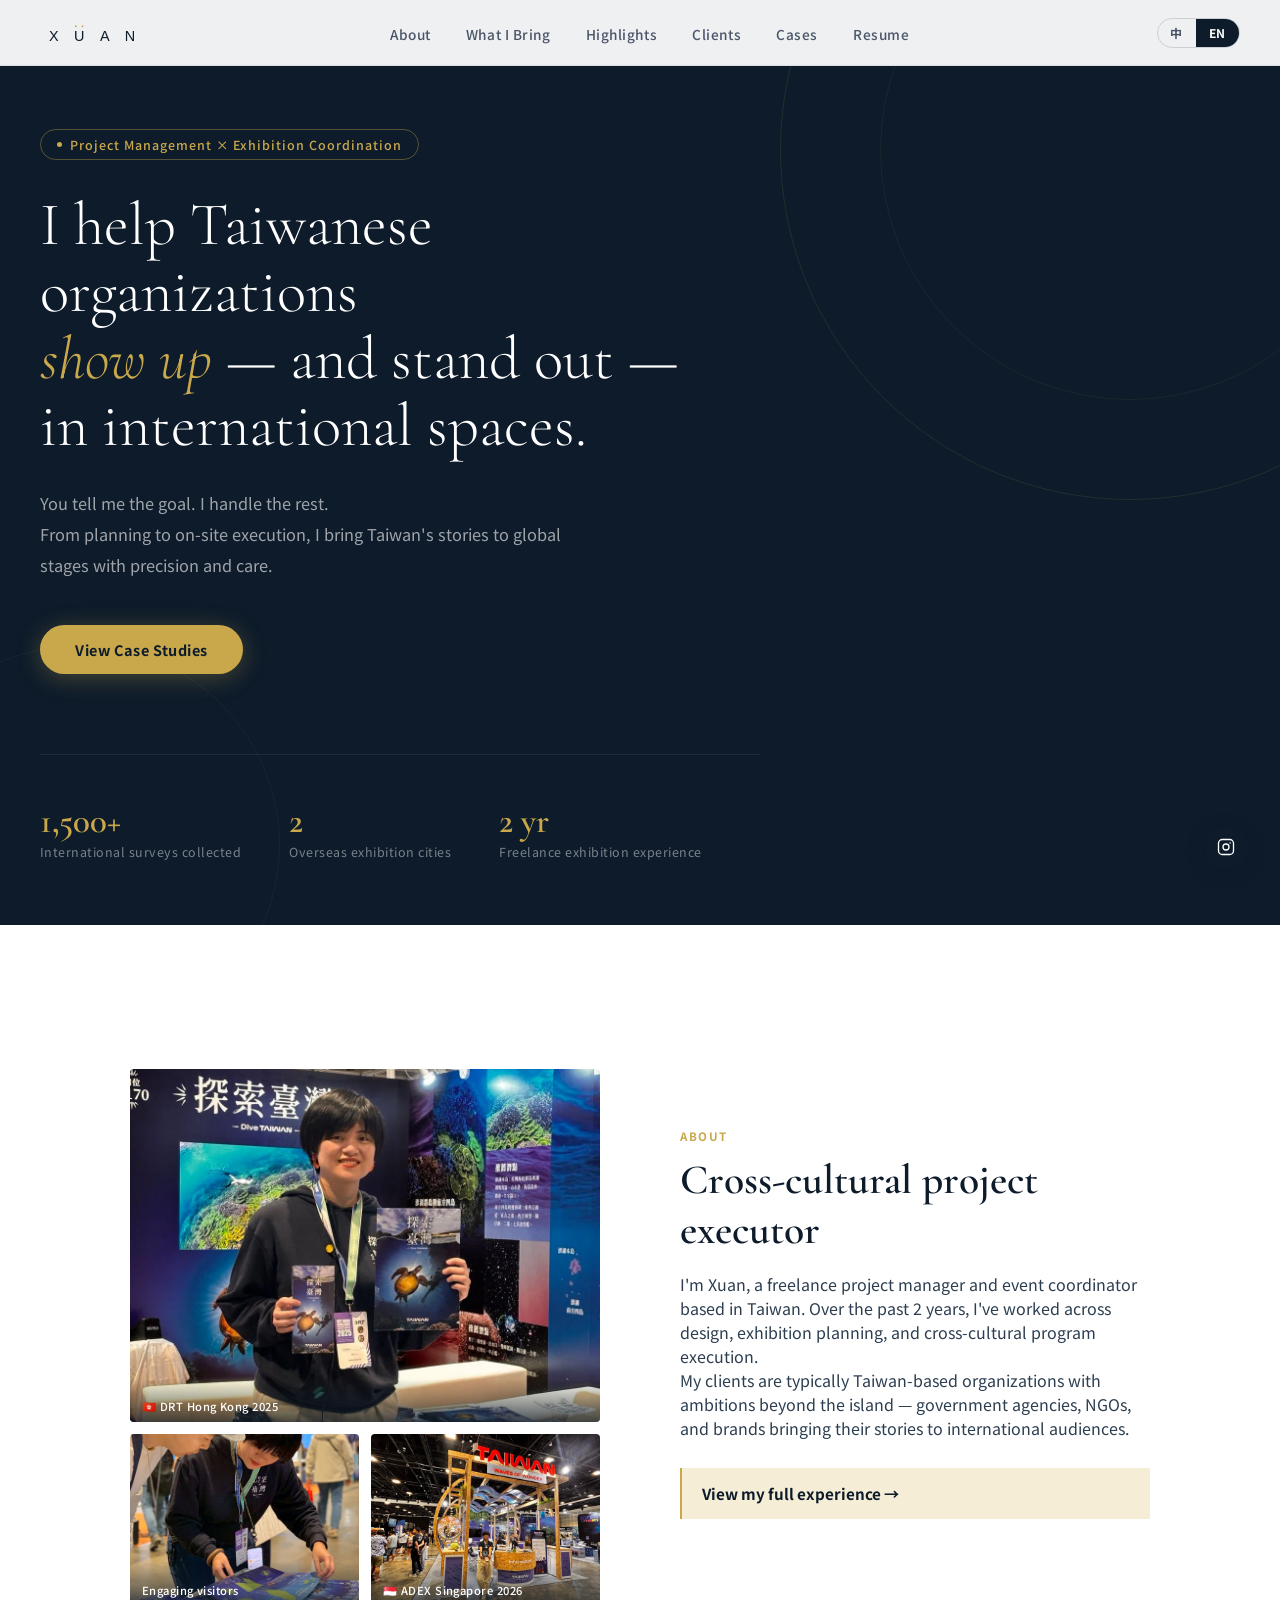
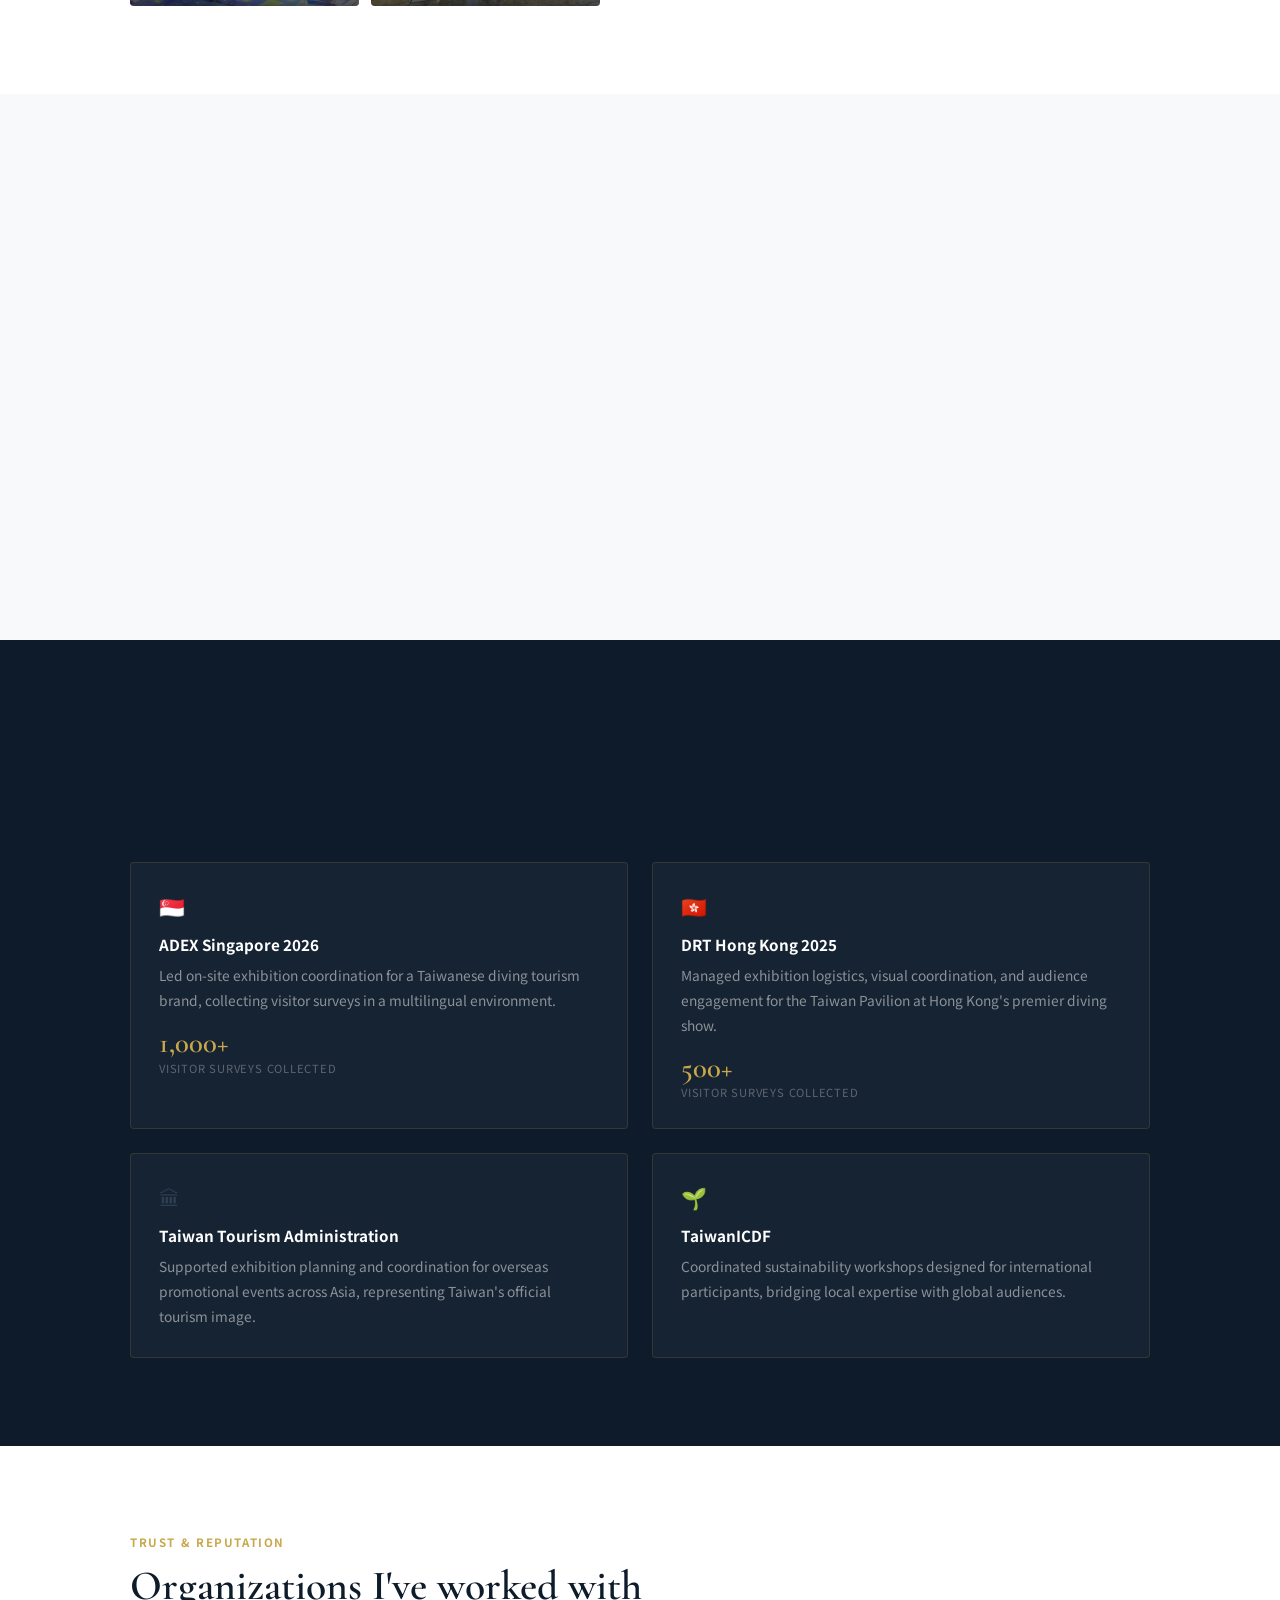
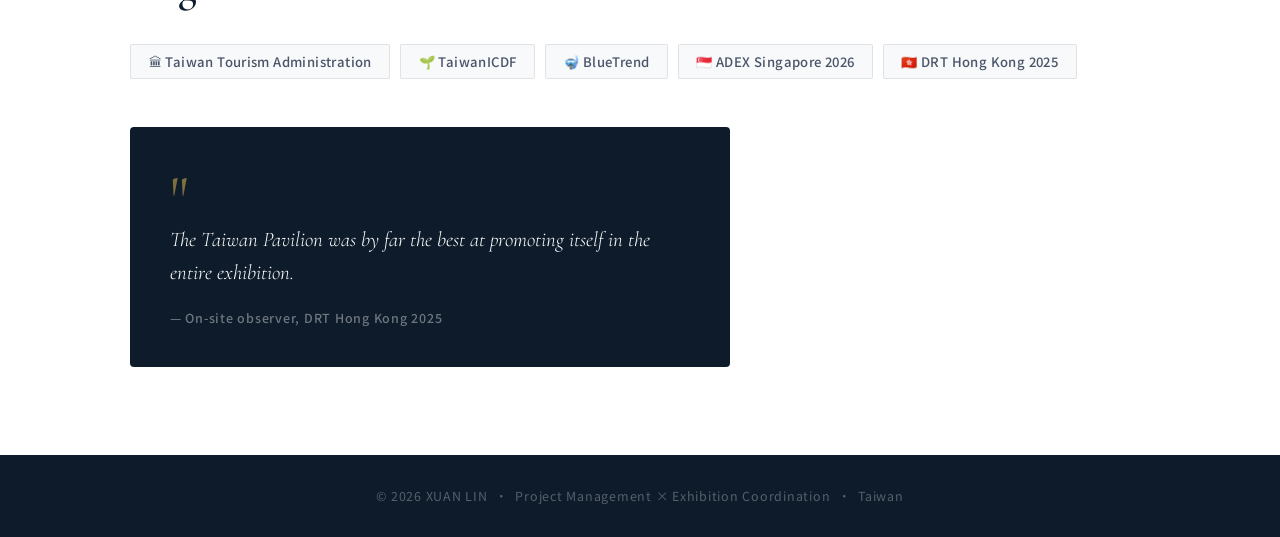
<file: docs/index-en.html>
﻿<!DOCTYPE html>
<html lang="en">
<head>
<meta charset="UTF-8">
<meta name="viewport" content="width=device-width, initial-scale=1.0">
<title>Xuan Lin | International Exhibition Project Manager</title>
<meta name="description" content="Xuan Lin — freelance project manager and exhibition coordinator helping Taiwanese organizations show up and stand out at international exhibitions. ADEX Singapore 2026 & DRT Hong Kong 2025.">
<meta property="og:title" content="Xuan Lin | International Exhibition Project Manager">
<meta property="og:description" content="Helping Taiwan-based organizations land precisely on the international stage. 1,500+ surveys collected across Singapore & Hong Kong.">
<meta property="og:image" content="images/photos/新加坡_1.webp">
<meta property="og:type" content="website">
<link rel="preconnect" href="https://fonts.googleapis.com">
<link rel="preconnect" href="https://fonts.gstatic.com" crossorigin>
<link rel="preload" href="https://fonts.googleapis.com/css2?family=Noto+Sans+TC:wght@400;500;700&family=Cormorant+Garamond:ital,wght@0,300;0,600;1,300&display=swap" as="style" onload="this.onload=null;this.rel='stylesheet'">
<noscript><link href="https://fonts.googleapis.com/css2?family=Noto+Sans+TC:wght@400;500;700&family=Cormorant+Garamond:ital,wght@0,300;0,600;1,300&display=swap" rel="stylesheet"></noscript>
<link rel="icon" href="favicon.svg" type="image/svg+xml">
<link rel="stylesheet" href="css/style.css">
<style>
/* HERO - EN decorative elements */
.hero-ring { position:absolute; right:-200px; top:-200px; width:700px; height:700px; border-radius:50%; border:1px solid rgba(201,168,76,0.12); }
.hero-ring2 { position:absolute; right:-100px; top:-100px; width:500px; height:500px; border-radius:50%; border:1px solid rgba(201,168,76,0.08); }
.hero-deco { position:absolute; left:-120px; bottom:-120px; width:400px; height:400px; border-radius:50%; border:1px solid rgba(255,255,255,0.04); }
h1 { font-family:'Cormorant Garamond',serif; font-weight:300; font-size:clamp(2.4rem,5vw,3.8rem); line-height:1.1; color:var(--white); margin-bottom:1.75rem; animation:fadeUp 0.6s 0.1s ease both; }

/* WHAT I BRING */
#bring { background:var(--bg); }
.bring-grid { display:grid; grid-template-columns:repeat(3,1fr); gap:1.5rem; margin-top:3.5rem; }
.bring-card { background:var(--white); border-radius:4px; padding:2rem 1.75rem; border:1px solid rgba(13,27,42,0.07); transition:all 0.3s; position:relative; overflow:hidden; }
.bring-card::after { content:''; position:absolute; top:0; left:0; right:0; height:2px; background:var(--gold); transform:scaleX(0); transform-origin:left; transition:transform 0.3s; }
.bring-card:hover { transform:translateY(-5px); box-shadow:0 16px 40px rgba(13,27,42,0.08); }
.bring-card:hover::after { transform:scaleX(1); }
.bring-arrow { font-size:1.1rem; color:var(--gold); font-weight:700; margin-bottom:0.9rem; }
.bring-card h3 { font-weight:700; font-size:0.97rem; margin-bottom:0.65rem; color:var(--navy); }
.bring-card p { font-size:0.86rem; color:var(--text-mid); line-height:1.8; }

/* HIGHLIGHTS */
#highlights { background:var(--navy); }
.highlights-grid { display:grid; grid-template-columns:1fr 1fr; gap:1.5rem; margin-top:3.5rem; }
.highlight-card { background:rgba(255,255,255,0.04); border:1px solid rgba(201,168,76,0.15); border-radius:4px; padding:1.75rem; }
.highlight-flag { font-size:1.3rem; margin-bottom:0.75rem; }
.highlight-title { font-weight:700; font-size:0.95rem; color:white; margin-bottom:0.5rem; }
.highlight-desc { font-size:0.86rem; color:rgba(255,255,255,0.5); line-height:1.8; }
.highlight-num { font-family:'Cormorant Garamond',serif; font-weight:600; font-size:1.8rem; color:var(--gold); margin-top:1rem; line-height:1; }
.highlight-num-label { font-size:0.7rem; color:rgba(255,255,255,0.3); letter-spacing:0.07em; margin-top:2px; }

/* TRUST */
#trust { background:var(--white); }
.testimonial-text { font-family:'Cormorant Garamond',serif; font-size:1.3rem; font-weight:300; color:white; line-height:1.6; margin-bottom:1.25rem; font-style:italic; }

@media (max-width:768px) {
  .bring-grid, .highlights-grid { grid-template-columns:1fr; }
}
</style>
</head>
<body>
<nav id="navbar">
  <a href="#hero" class="nav-logo"><img src="images/xuan-logo-v2.svg" alt="Xuan Lin"/></a>
  <ul class="nav-links">
     <li><a href="index-en.html#about">About</a></li>
    <li><a href="index-en.html#bring">What I Bring</a></li>
    <li><a href="index-en.html#highlights">Highlights</a></li>
    <li><a href="index-en.html#trust">Clients</a></li>
    <li><a href="cases-en.html" >Cases</a></li>
    <li><a href="resume-en.html">Resume</a></li>
  </ul>
  <div class="nav-right">
    <div class="lang-switch">
      <a href="index.html">中</a>
      <a href="index-en.html" class="active">EN</a>
    </div>
    <!-- <a href="mailto:mialin1220@gmail.com" class="nav-cta">Let's Work Together</a> -->
  </div>
  <button class="hamburger" id="hamburger"><span></span><span></span><span></span></button>
</nav>
<div class="mobile-menu" id="mobileMenu">
  <a href="#about" onclick="closeMobile()">About</a>
  <a href="#bring" onclick="closeMobile()">What I Bring</a>
  <a href="#highlights" onclick="closeMobile()">Highlights</a>
  <a href="cases-en.html">Cases</a>
  <a href="#trust" onclick="closeMobile()">Clients</a>
  <a href="resume-en.html">Resume</a>
  <a href="index.html" style="color:var(--gold)!important">中文版 →</a>
</div>

<section id="hero">
  <div class="hero-ring"></div><div class="hero-ring2"></div><div class="hero-deco"></div>
  <div class="hero-content">
    <div class="hero-badge">Project Management × Exhibition Coordination</div>
    <h1>I help Taiwanese organizations<br><em>show up</em> — and stand out —<br>in international spaces.</h1>
    <p class="hero-sub">You tell me the goal. I handle the rest.<br>From planning to on-site execution, I bring Taiwan's stories to global stages with precision and care.</p>
    <div class="hero-btns">
      <a href="cases-en.html" class="btn-primary">View Case Studies</a>
    </div>
    <div class="hero-stats">
      <div><div class="stat-num">1,500+</div><div class="stat-label">International surveys collected</div></div>
      <div><div class="stat-num">2</div><div class="stat-label">Overseas exhibition cities</div></div>
      <div><div class="stat-num">2 yr</div><div class="stat-label">Freelance exhibition experience</div></div>
    </div>
  </div>
</section>

<section id="about">
  <div class="container">
    <div class="about-grid">
      <div class="photo-stack reveal">
        <div class="photo-main"><img src="images/photos/香港_1.webp" alt="Xuan at DRT Hong Kong 2025"/><div class="photo-caption">🇭🇰 DRT Hong Kong 2025</div></div>
        <div class="photo-row">
          <div class="photo-thumb"><img src="images/photos/新加坡_4.webp" alt="Engaging with international visitors"/><div class="photo-caption">Engaging visitors</div></div>
          <div class="photo-thumb"><img src="images/photos/新加坡_2.webp" alt="ADEX Singapore 2026"/><div class="photo-caption">🇸🇬 ADEX Singapore 2026</div></div>
        </div>
      </div>
      <div class="reveal">
        <div class="section-label">About</div>
        <h2 class="section-title">Cross-cultural project executor</h2>
        <p>I'm Xuan, a freelance project manager and event coordinator based in Taiwan. Over the past 2 years, I've worked across design, exhibition planning, and cross-cultural program execution.</p>
        <p>My clients are typically Taiwan-based organizations with ambitions beyond the island — government agencies, NGOs, and brands bringing their stories to international audiences.</p>
        <a href="resume-en.html" class="about-highlight about-highlight-link">View my full experience →</a>
      </div>
    </div>
  </div>
</section>

<section id="bring">
  <div class="container">
    <div class="reveal">
      <div class="section-label">What I Bring</div>
      <h2 class="section-title">Three things you can count on</h2>
    </div>
    <div class="bring-grid">
      <div class="bring-card reveal">
        <div class="bring-arrow">→</div>
        <h3>I move fast.</h3>
        <p>I don't wait to be told — I see what needs to happen and I make it happen. New projects find their momentum with me.</p>
      </div>
      <div class="bring-card reveal">
        <div class="bring-arrow">→</div>
        <h3>I connect people.</h3>
        <p>Whether it's a trade show floor in Singapore or a workshop in Taipei, I'm comfortable starting conversations in unfamiliar rooms.</p>
      </div>
      <div class="bring-card reveal">
        <div class="bring-arrow">→</div>
        <h3>I follow through.</h3>
        <p>Every commitment I make, I keep — or I flag it early and come back with a solution. Trust is built one kept promise at a time.</p>
      </div>
    </div>
  </div>
</section>

<section id="highlights">
  <div class="container">
    <div class="reveal">
      <div class="section-label">Recent Highlights</div>
      <h2 class="section-title" style="color:white;">Where I've shown up</h2>
    </div>
    <div class="highlights-grid">
      <div class="highlight-card reveal">
        <div class="highlight-flag">🇸🇬</div>
        <div class="highlight-title">ADEX Singapore 2026</div>
        <div class="highlight-desc">Led on-site exhibition coordination for a Taiwanese diving tourism brand, collecting visitor surveys in a multilingual environment.</div>
        <div class="highlight-num">1,000+</div>
        <div class="highlight-num-label">VISITOR SURVEYS COLLECTED</div>
      </div>
      <div class="highlight-card reveal">
        <div class="highlight-flag">🇭🇰</div>
        <div class="highlight-title">DRT Hong Kong 2025</div>
        <div class="highlight-desc">Managed exhibition logistics, visual coordination, and audience engagement for the Taiwan Pavilion at Hong Kong's premier diving show.</div>
        <div class="highlight-num">500+</div>
        <div class="highlight-num-label">VISITOR SURVEYS COLLECTED</div>
      </div>
      <div class="highlight-card reveal">
        <div class="highlight-flag">🏛</div>
        <div class="highlight-title">Taiwan Tourism Administration</div>
        <div class="highlight-desc">Supported exhibition planning and coordination for overseas promotional events across Asia, representing Taiwan's official tourism image.</div>
      </div>
      <div class="highlight-card reveal">
        <div class="highlight-flag">🌱</div>
        <div class="highlight-title">TaiwanICDF</div>
        <div class="highlight-desc">Coordinated sustainability workshops designed for international participants, bridging local expertise with global audiences.</div>
      </div>
    </div>
  </div>
</section>

<section id="trust">
  <div class="container">
    <div class="reveal">
      <div class="section-label">Trust & Reputation</div>
      <h2 class="section-title">Organizations I've worked with</h2>
    </div>
    <div class="clients-row reveal">
      <span class="client-chip">🏛 Taiwan Tourism Administration</span>
      <span class="client-chip">🌱 TaiwanICDF</span>
      <span class="client-chip">🤿 BlueTrend</span>
      <span class="client-chip">🇸🇬 ADEX Singapore 2026</span>
      <span class="client-chip">🇭🇰 DRT Hong Kong 2025</span>
    </div>
    <div class="testimonial-card reveal">
      <span class="quote-mark">"</span>
      <div class="testimonial-text">The Taiwan Pavilion was by far the best at promoting itself in the entire exhibition.</div>
      <div class="testimonial-source">— On-site observer, DRT Hong Kong 2025</div>
    </div>
  </div>
</section>

<div class="ig-float">
  <a href="https://instagram.com/hxuan_er" target="_blank" class="ig-float-btn" aria-label="Instagram @hxuan_er">
    <svg class="ig-icon" viewBox="0 0 24 24" fill="none" stroke="currentColor" stroke-width="1.75" stroke-linecap="round" stroke-linejoin="round" width="18" height="18"><rect x="2" y="2" width="20" height="20" rx="5" ry="5"/><circle cx="12" cy="12" r="4"/><circle cx="17.5" cy="6.5" r="1" fill="currentColor" stroke="none"/></svg>
    <span class="ig-label">@hxuan_er</span>
  </a>
</div>

<footer>© 2026 XUAN LIN &nbsp;·&nbsp; Project Management × Exhibition Coordination &nbsp;·&nbsp; Taiwan</footer>

<script src="js/main.js"></script>
</body>
</html>
</file>
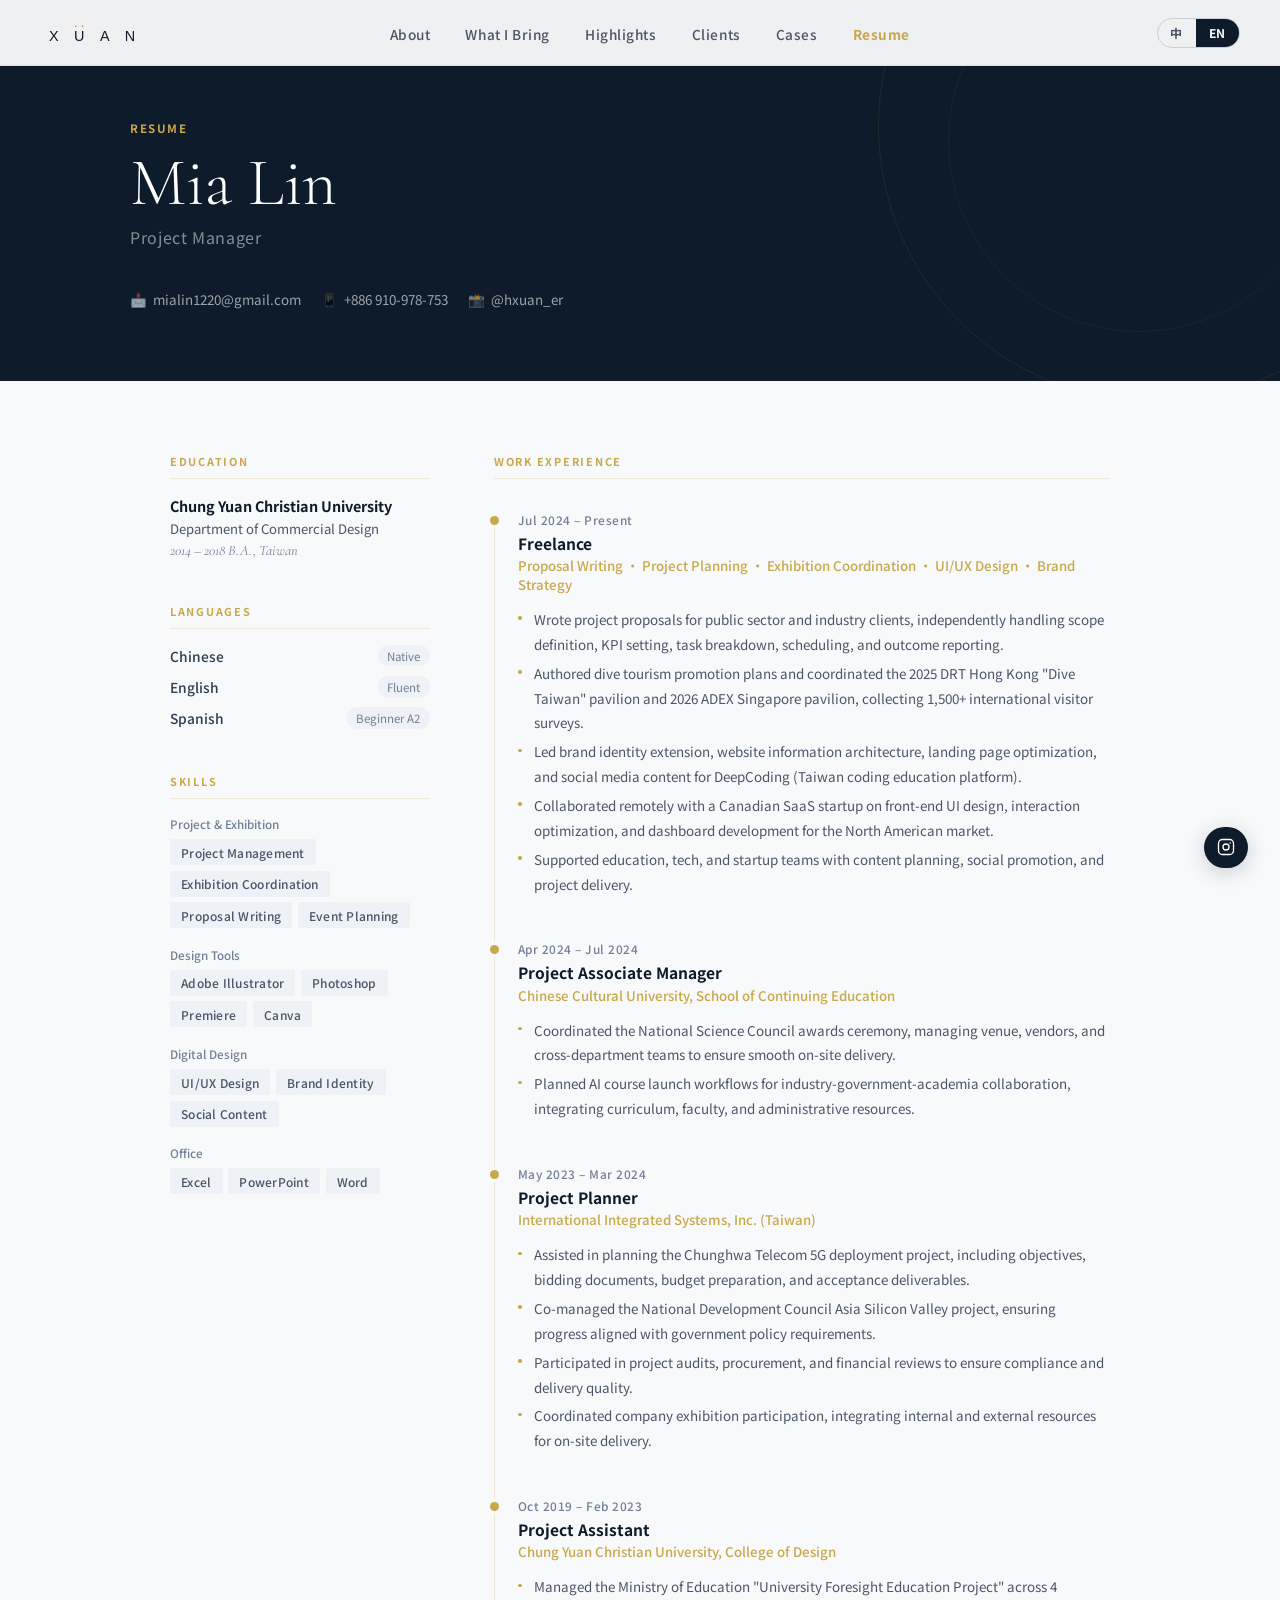
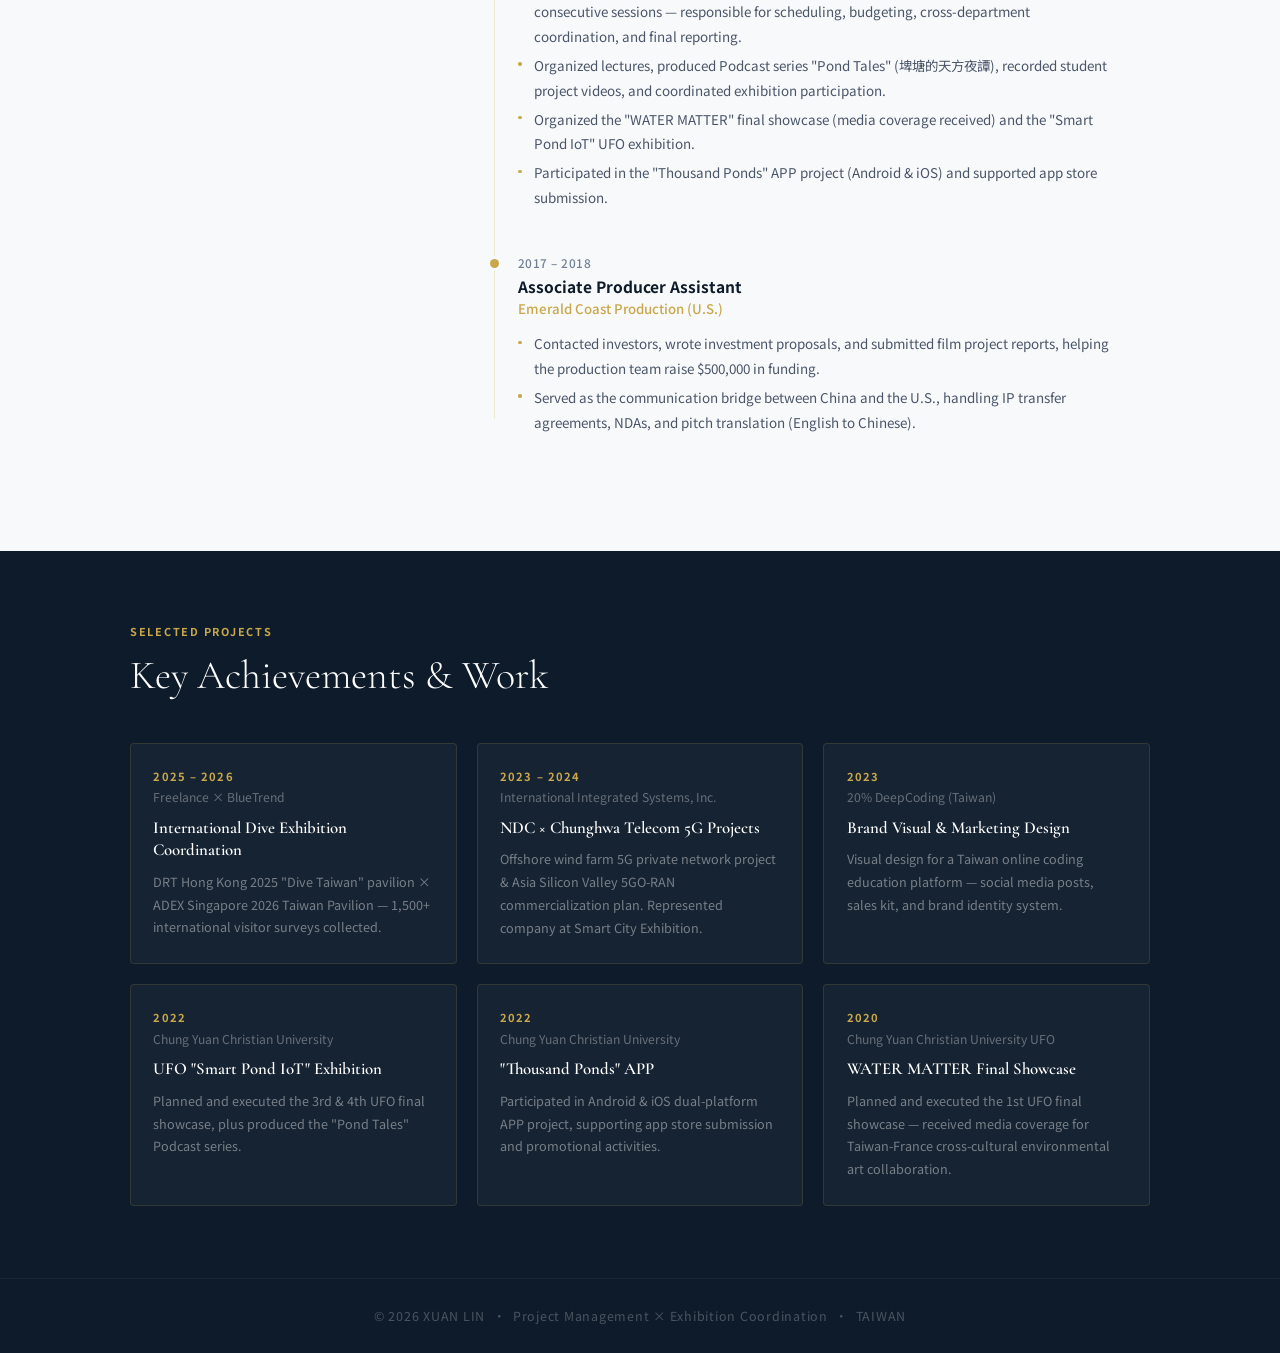
<file: docs/resume-en.html>
<!DOCTYPE html>
<html lang="en">
<head>
<meta charset="UTF-8">
<meta name="viewport" content="width=device-width, initial-scale=1.0">
<title>Yi-Xuan Lin Xuan | Resume</title>
<meta name="description" content="Yi-Xuan Lin (Xuan) — International Exhibition Project Manager & Brand Designer with experience in exhibition coordination, project management, and UI/UX design.">
<link rel="icon" href="favicon.svg" type="image/svg+xml">
<link rel="stylesheet" href="css/style.css">
<link rel="preconnect" href="https://fonts.googleapis.com">
<link rel="preconnect" href="https://fonts.gstatic.com" crossorigin>
<link rel="preload" href="https://fonts.googleapis.com/css2?family=Noto+Sans+TC:wght@400;500;700&family=Cormorant+Garamond:ital,wght@0,300;0,600;1,300&display=swap" as="style" onload="this.onload=null;this.rel='stylesheet'">
<noscript><link href="https://fonts.googleapis.com/css2?family=Noto+Sans+TC:wght@400;500;700&family=Cormorant+Garamond:ital,wght@0,300;0,600;1,300&display=swap" rel="stylesheet"></noscript>
<style>
:root {
  --navy:#0D1B2A; --navy-mid:#1A2D42;
  --gold:#C9A84C; --gold-light:#E2C97E; --gold-pale:#F5EDD6;
  --bg:#F8F9FB; --bg2:#EEF1F5; --white:#FFFFFF;
  --text:#2C3E50; --text-mid:#4A5568; --text-light:#718096;
}
*{margin:0;padding:0;box-sizing:border-box;}
html{scroll-behavior:smooth;}
body{font-family:'Noto Sans TC',sans-serif;background:var(--bg);color:var(--text);overflow-x:hidden;}

/* NAV */
nav{box-shadow:0 2px 24px rgba(13,27,42,0.06);}

/* HERO */
.resume-hero{padding:7.5rem 2.5rem 4.5rem;background:var(--navy);position:relative;overflow:hidden;}
.resume-hero::before{content:'';position:absolute;right:-150px;top:-150px;width:550px;height:550px;border-radius:50%;border:1px solid rgba(201,168,76,0.1);}
.resume-hero::after{content:'';position:absolute;right:-50px;top:-50px;width:380px;height:380px;border-radius:50%;border:1px solid rgba(201,168,76,0.07);}
.hero-inner{max-width:1020px;margin:0 auto;position:relative;z-index:1;}
.hero-label{font-size:0.72rem;font-weight:700;letter-spacing:0.14em;text-transform:uppercase;color:var(--gold);margin-bottom:0.75rem;display:block;}
.hero-name{font-family:'Cormorant Garamond',serif;font-weight:300;font-size:clamp(2.8rem,5.5vw,4.2rem);color:white;line-height:1.05;margin-bottom:0.4rem;}
.hero-name em{font-style:italic;color:var(--gold);}
.hero-subtitle{font-size:1rem;color:rgba(255,255,255,0.5);margin-bottom:2.5rem;letter-spacing:0.04em;}
.hero-contacts{display:flex;flex-wrap:wrap;gap:1.25rem;}
.hero-contact-link{display:flex;align-items:center;gap:0.5rem;color:rgba(255,255,255,0.6);text-decoration:none;font-size:0.84rem;transition:color 0.2s;}
.hero-contact-link:hover{color:var(--gold);}

/* BODY LAYOUT */
.resume-layout{max-width:1020px;margin:0 auto;display:grid;grid-template-columns:260px 1fr;gap:4rem;padding:4.5rem 2.5rem;}

/* SIDEBAR */
.sidebar-block{margin-bottom:2.75rem;}
.sidebar-heading{font-size:0.68rem;font-weight:700;letter-spacing:0.16em;text-transform:uppercase;color:var(--gold);margin-bottom:1rem;padding-bottom:0.55rem;border-bottom:1px solid rgba(201,168,76,0.2);}
.edu-school{font-weight:700;font-size:0.9rem;color:var(--navy);}
.edu-dept{font-size:0.82rem;color:var(--text-mid);margin-top:0.2rem;}
.edu-year{font-family:'Cormorant Garamond',serif;font-style:italic;font-size:0.9rem;color:var(--text-light);margin-top:0.25rem;}
.lang-row{display:flex;justify-content:space-between;align-items:center;margin-bottom:0.6rem;}
.lang-name{font-size:0.86rem;color:var(--text);font-weight:500;}
.lang-badge{font-size:0.72rem;color:var(--text-light);background:var(--bg2);padding:0.18rem 0.6rem;border-radius:999px;}
.skill-group{margin-bottom:1.1rem;}
.skill-group-label{font-size:0.73rem;color:var(--text-light);margin-bottom:0.45rem;font-weight:500;}
.chip-row{display:flex;flex-wrap:wrap;gap:0.35rem;}
.chip{background:var(--bg2);color:var(--text-mid);padding:0.28rem 0.7rem;border-radius:2px;font-size:0.75rem;font-weight:500;letter-spacing:0.02em;}

/* TIMELINE */
.section-heading{font-size:0.68rem;font-weight:700;letter-spacing:0.16em;text-transform:uppercase;color:var(--gold);margin-bottom:2rem;padding-bottom:0.55rem;border-bottom:1px solid rgba(201,168,76,0.2);}
.timeline{position:relative;padding-left:1.5rem;}
.timeline::before{content:'';position:absolute;left:0;top:4px;bottom:1rem;width:1px;background:rgba(201,168,76,0.2);}
.tl-item{position:relative;margin-bottom:2.75rem;}
.tl-item::before{content:'';position:absolute;left:-1.5rem;top:5px;width:9px;height:9px;border-radius:50%;background:var(--gold);transform:translateX(calc(-50% + 0.5px));box-shadow:0 0 0 3px var(--bg);}
.tl-date{font-size:0.74rem;color:var(--text-light);font-weight:500;letter-spacing:0.04em;margin-bottom:0.25rem;}
.tl-role{font-weight:700;font-size:0.97rem;color:var(--navy);margin-bottom:0.15rem;}
.tl-company{font-size:0.83rem;color:var(--gold);font-weight:500;margin-bottom:0.8rem;}
.tl-list{list-style:none;}
.tl-list li{font-size:0.84rem;color:var(--text-mid);line-height:1.85;padding-left:1rem;position:relative;margin-bottom:0.25rem;}
.tl-list li::before{content:'';position:absolute;left:0;top:0.7em;width:3.5px;height:3.5px;border-radius:50%;background:var(--gold);}

/* PROJECTS */
.projects-wrap{background:var(--navy);padding:4.5rem 2.5rem;}
.projects-inner{max-width:1020px;margin:0 auto;}
.proj-label{font-size:0.68rem;font-weight:700;letter-spacing:0.16em;text-transform:uppercase;color:var(--gold);display:block;margin-bottom:0.75rem;}
.proj-title{font-family:'Cormorant Garamond',serif;font-weight:300;font-size:clamp(1.8rem,3.2vw,2.5rem);color:white;margin-bottom:2.75rem;line-height:1.2;}
.proj-grid{display:grid;grid-template-columns:repeat(3,1fr);gap:1.25rem;}
.proj-card{background:rgba(255,255,255,0.04);border:1px solid rgba(201,168,76,0.15);border-radius:4px;padding:1.5rem 1.4rem;transition:border-color 0.25s,background 0.25s;}
.proj-card:hover{border-color:rgba(201,168,76,0.4);background:rgba(255,255,255,0.07);}
.proj-year{font-size:0.7rem;color:var(--gold);font-weight:700;letter-spacing:0.1em;margin-bottom:0.3rem;}
.proj-org{font-size:0.76rem;color:rgba(255,255,255,0.35);margin-bottom:0.65rem;}
.proj-name{font-family:'Cormorant Garamond',serif;font-weight:600;font-size:1.05rem;color:white;line-height:1.35;margin-bottom:0.55rem;}
.proj-desc{font-size:0.79rem;color:rgba(255,255,255,0.42);line-height:1.8;}

/* FOOTER */
footer{background:var(--navy);color:rgba(255,255,255,0.25);text-align:center;padding:1.75rem;font-size:0.78rem;letter-spacing:0.06em;border-top:1px solid rgba(255,255,255,0.05);}

/* REVEAL */
.reveal{opacity:0;transform:translateY(20px);transition:all 0.6s ease;}
.reveal.visible{opacity:1;transform:translateY(0);}

/* RESPONSIVE */
@media(max-width:768px){
  nav{padding:1rem 1.25rem;}
  .resume-hero{padding:6rem 1.25rem 3rem;}
  .resume-layout{grid-template-columns:1fr;gap:0;padding:3rem 1.25rem;}
  .resume-layout aside{border-bottom:1px solid var(--bg2);padding-bottom:2.5rem;margin-bottom:2.5rem;}
  .projects-wrap{padding:3rem 1.25rem;}
  .proj-grid{grid-template-columns:1fr;}
}
</style>
</head>
<body>

<nav id="navbar">
  <a href="index-en.html" class="nav-logo"><img src="images/xuan-logo-v2.svg" alt="Xuan Lin"/></a>
  <ul class="nav-links">
    <li><a href="index-en.html#about">About</a></li>
    <li><a href="index-en.html#bring">What I Bring</a></li>
    <li><a href="index-en.html#highlights">Highlights</a></li>
    <li><a href="index-en.html#trust">Clients</a></li>
    <li><a href="cases-en.html" >Cases</a></li>
    <li><a href="resume-en.html" class="active">Resume</a></li>
  </ul>
  <div class="nav-right">
    <div class="lang-switch">
      <a href="resume.html">中</a>
      <a href="resume-en.html" class="active">EN</a>
    </div>
    <!-- <a href="mailto:mialin1220@gmail.com" class="nav-cta">Let's Work Together</a> -->
  </div>
  <button class="hamburger" id="hamburger"><span></span><span></span><span></span></button>
</nav>
<div class="mobile-menu" id="mobileMenu">
  <a href="index-en.html#about" onclick="closeMobile()">About</a>
  <a href="index-en.html#bring" onclick="closeMobile()">What I Bring</a>
  <a href="index-en.html#highlights" onclick="closeMobile()">Highlights</a>
  <a href="cases-en.html">Cases</a>
  <a href="index-en.html#trust" onclick="closeMobile()">Clients</a>
  <a href="resume-en.html">Resume</a>
  <a href="resume.html" style="color:var(--gold)!important">中文版 →</a>
</div>

<!-- HERO -->
<section class="resume-hero">
  <div class="hero-inner">
    <span class="hero-label">Resume</span>
    <h1 class="hero-name">Mia Lin </h1>
    <p class="hero-subtitle">Project Manager</p>
    <div class="hero-contacts">
      <a href="mailto:mialin1220@gmail.com" class="hero-contact-link">📩&nbsp; mialin1220@gmail.com</a>
      <a href="tel:+886910978753" class="hero-contact-link">📱&nbsp; +886 910-978-753</a>
      <a href="https://instagram.com/hxuan_er" target="_blank" class="hero-contact-link">📸&nbsp; @hxuan_er</a>
    </div>
  </div>
</section>

<!-- BODY -->
<div class="resume-layout">

  <!-- SIDEBAR -->
  <aside>

    <div class="sidebar-block reveal">
      <div class="sidebar-heading">Education</div>
      <div class="edu-school">Chung Yuan Christian University</div>
      <div class="edu-dept">Department of Commercial Design</div>
      <div class="edu-year">2014 – 2018 B.A., Taiwan</div>
    </div>

    <div class="sidebar-block reveal">
      <div class="sidebar-heading">Languages</div>
      <div class="lang-row">
        <span class="lang-name">Chinese</span>
        <span class="lang-badge">Native</span>
      </div>
      <div class="lang-row">
        <span class="lang-name">English</span>
        <span class="lang-badge">Fluent</span>
      </div>
      <div class="lang-row">
        <span class="lang-name">Spanish</span>
        <span class="lang-badge">Beginner A2</span>
      </div>
    </div>

    <div class="sidebar-block reveal">
      <div class="sidebar-heading">Skills</div>
      <div class="skill-group">
        <div class="skill-group-label">Project & Exhibition</div>
        <div class="chip-row">
          <span class="chip">Project Management</span>
          <span class="chip">Exhibition Coordination</span>
          <span class="chip">Proposal Writing</span>
          <span class="chip">Event Planning</span>
        </div>
      </div>
      <div class="skill-group">
        <div class="skill-group-label">Design Tools</div>
        <div class="chip-row">
          <span class="chip">Adobe Illustrator</span>
          <span class="chip">Photoshop</span>
          <span class="chip">Premiere</span>
          <span class="chip">Canva</span>
        </div>
      </div>
      <div class="skill-group">
        <div class="skill-group-label">Digital Design</div>
        <div class="chip-row">
          <span class="chip">UI/UX Design</span>
          <span class="chip">Brand Identity</span>
          <span class="chip">Social Content</span>
        </div>
      </div>
      <div class="skill-group">
        <div class="skill-group-label">Office</div>
        <div class="chip-row">
          <span class="chip">Excel</span>
          <span class="chip">PowerPoint</span>
          <span class="chip">Word</span>
        </div>
      </div>
    </div>

  </aside>

  <!-- WORK EXPERIENCE -->
  <main>
    <div class="section-heading">Work Experience</div>
    <div class="timeline">

      <div class="tl-item reveal">
        <div class="tl-date">Jul 2024 – Present</div>
        <div class="tl-role">Freelance</div>
        <div class="tl-company">Proposal Writing · Project Planning · Exhibition Coordination · UI/UX Design · Brand Strategy</div>
        <ul class="tl-list">
          <li>Wrote project proposals for public sector and industry clients, independently handling scope definition, KPI setting, task breakdown, scheduling, and outcome reporting.</li>
          <li>Authored dive tourism promotion plans and coordinated the 2025 DRT Hong Kong "Dive Taiwan" pavilion and 2026 ADEX Singapore pavilion, collecting 1,500+ international visitor surveys.</li>
          <li>Led brand identity extension, website information architecture, landing page optimization, and social media content for DeepCoding (Taiwan coding education platform).</li>
          <li>Collaborated remotely with a Canadian SaaS startup on front-end UI design, interaction optimization, and dashboard development for the North American market.</li>
          <li>Supported education, tech, and startup teams with content planning, social promotion, and project delivery.</li>
        </ul>
      </div>

      <div class="tl-item reveal">
        <div class="tl-date">Apr 2024 – Jul 2024</div>
        <div class="tl-role">Project Associate Manager</div>
        <div class="tl-company">Chinese Cultural University, School of Continuing Education</div>
        <ul class="tl-list">
          <li>Coordinated the National Science Council awards ceremony, managing venue, vendors, and cross-department teams to ensure smooth on-site delivery.</li>
          <li>Planned AI course launch workflows for industry-government-academia collaboration, integrating curriculum, faculty, and administrative resources.</li>
        </ul>
      </div>

      <div class="tl-item reveal">
        <div class="tl-date">May 2023 – Mar 2024</div>
        <div class="tl-role">Project Planner</div>
        <div class="tl-company">International Integrated Systems, Inc. (Taiwan)</div>
        <ul class="tl-list">
          <li>Assisted in planning the Chunghwa Telecom 5G deployment project, including objectives, bidding documents, budget preparation, and acceptance deliverables.</li>
          <li>Co-managed the National Development Council Asia Silicon Valley project, ensuring progress aligned with government policy requirements.</li>
          <li>Participated in project audits, procurement, and financial reviews to ensure compliance and delivery quality.</li>
          <li>Coordinated company exhibition participation, integrating internal and external resources for on-site delivery.</li>
        </ul>
      </div>

      <div class="tl-item reveal">
        <div class="tl-date">Oct 2019 – Feb 2023</div>
        <div class="tl-role">Project Assistant</div>
        <div class="tl-company">Chung Yuan Christian University, College of Design</div>
        <ul class="tl-list">
          <li>Managed the Ministry of Education "University Foresight Education Project" across 4 consecutive sessions — responsible for scheduling, budgeting, cross-department coordination, and final reporting.</li>
          <li>Organized lectures, produced Podcast series "Pond Tales" (埤塘的天方夜譚), recorded student project videos, and coordinated exhibition participation.</li>
          <li>Organized the "WATER MATTER" final showcase (media coverage received) and the "Smart Pond IoT" UFO exhibition.</li>
          <li>Participated in the "Thousand Ponds" APP project (Android & iOS) and supported app store submission.</li>
        </ul>
      </div>

      <div class="tl-item reveal">
        <div class="tl-date">2017 – 2018</div>
        <div class="tl-role">Associate Producer Assistant</div>
        <div class="tl-company">Emerald Coast Production (U.S.)</div>
        <ul class="tl-list">
          <li>Contacted investors, wrote investment proposals, and submitted film project reports, helping the production team raise $500,000 in funding.</li>
          <li>Served as the communication bridge between China and the U.S., handling IP transfer agreements, NDAs, and pitch translation (English to Chinese).</li>
        </ul>
      </div>

    </div>
  </main>

</div>

<!-- PROJECTS -->
<section class="projects-wrap">
  <div class="projects-inner">
    <span class="proj-label">Selected Projects</span>
    <h2 class="proj-title">Key Achievements & Work</h2>
    <div class="proj-grid">

      <div class="proj-card reveal">
        <div class="proj-year">2025 – 2026</div>
        <div class="proj-org">Freelance × BlueTrend</div>
        <div class="proj-name">International Dive Exhibition Coordination</div>
        <div class="proj-desc">DRT Hong Kong 2025 "Dive Taiwan" pavilion × ADEX Singapore 2026 Taiwan Pavilion — 1,500+ international visitor surveys collected.</div>
      </div>

      <div class="proj-card reveal">
        <div class="proj-year">2023 – 2024</div>
        <div class="proj-org">International Integrated Systems, Inc.</div>
        <div class="proj-name">NDC × Chunghwa Telecom 5G Projects</div>
        <div class="proj-desc">Offshore wind farm 5G private network project & Asia Silicon Valley 5GO-RAN commercialization plan. Represented company at Smart City Exhibition.</div>
      </div>

      <div class="proj-card reveal">
        <div class="proj-year">2023</div>
        <div class="proj-org">20% DeepCoding (Taiwan)</div>
        <div class="proj-name">Brand Visual & Marketing Design</div>
        <div class="proj-desc">Visual design for a Taiwan online coding education platform — social media posts, sales kit, and brand identity system.</div>
      </div>

      <div class="proj-card reveal">
        <div class="proj-year">2022</div>
        <div class="proj-org">Chung Yuan Christian University</div>
        <div class="proj-name">UFO "Smart Pond IoT" Exhibition</div>
        <div class="proj-desc">Planned and executed the 3rd & 4th UFO final showcase, plus produced the "Pond Tales" Podcast series.</div>
      </div>

      <div class="proj-card reveal">
        <div class="proj-year">2022</div>
        <div class="proj-org">Chung Yuan Christian University</div>
        <div class="proj-name">"Thousand Ponds" APP</div>
        <div class="proj-desc">Participated in Android & iOS dual-platform APP project, supporting app store submission and promotional activities.</div>
      </div>

      <div class="proj-card reveal">
        <div class="proj-year">2020</div>
        <div class="proj-org">Chung Yuan Christian University UFO</div>
        <div class="proj-name">WATER MATTER Final Showcase</div>
        <div class="proj-desc">Planned and executed the 1st UFO final showcase — received media coverage for Taiwan-France cross-cultural environmental art collaboration.</div>
      </div>

    </div>
  </div>
</section>

<footer>© 2026 XUAN LIN &nbsp;·&nbsp; Project Management × Exhibition Coordination &nbsp;·&nbsp; TAIWAN</footer>

<div class="ig-float">
  <a href="https://instagram.com/hxuan_er" target="_blank" class="ig-float-btn" aria-label="Instagram @hxuan_er">
    <svg class="ig-icon" viewBox="0 0 24 24" fill="none" stroke="currentColor" stroke-width="1.75" stroke-linecap="round" stroke-linejoin="round" width="18" height="18"><rect x="2" y="2" width="20" height="20" rx="5" ry="5"/><circle cx="12" cy="12" r="4"/><circle cx="17.5" cy="6.5" r="1" fill="currentColor" stroke="none"/></svg>
    <span class="ig-label">@hxuan_er</span>
  </a>
</div>
<script src="js/main.js"></script>
</body>
</html>
</file>
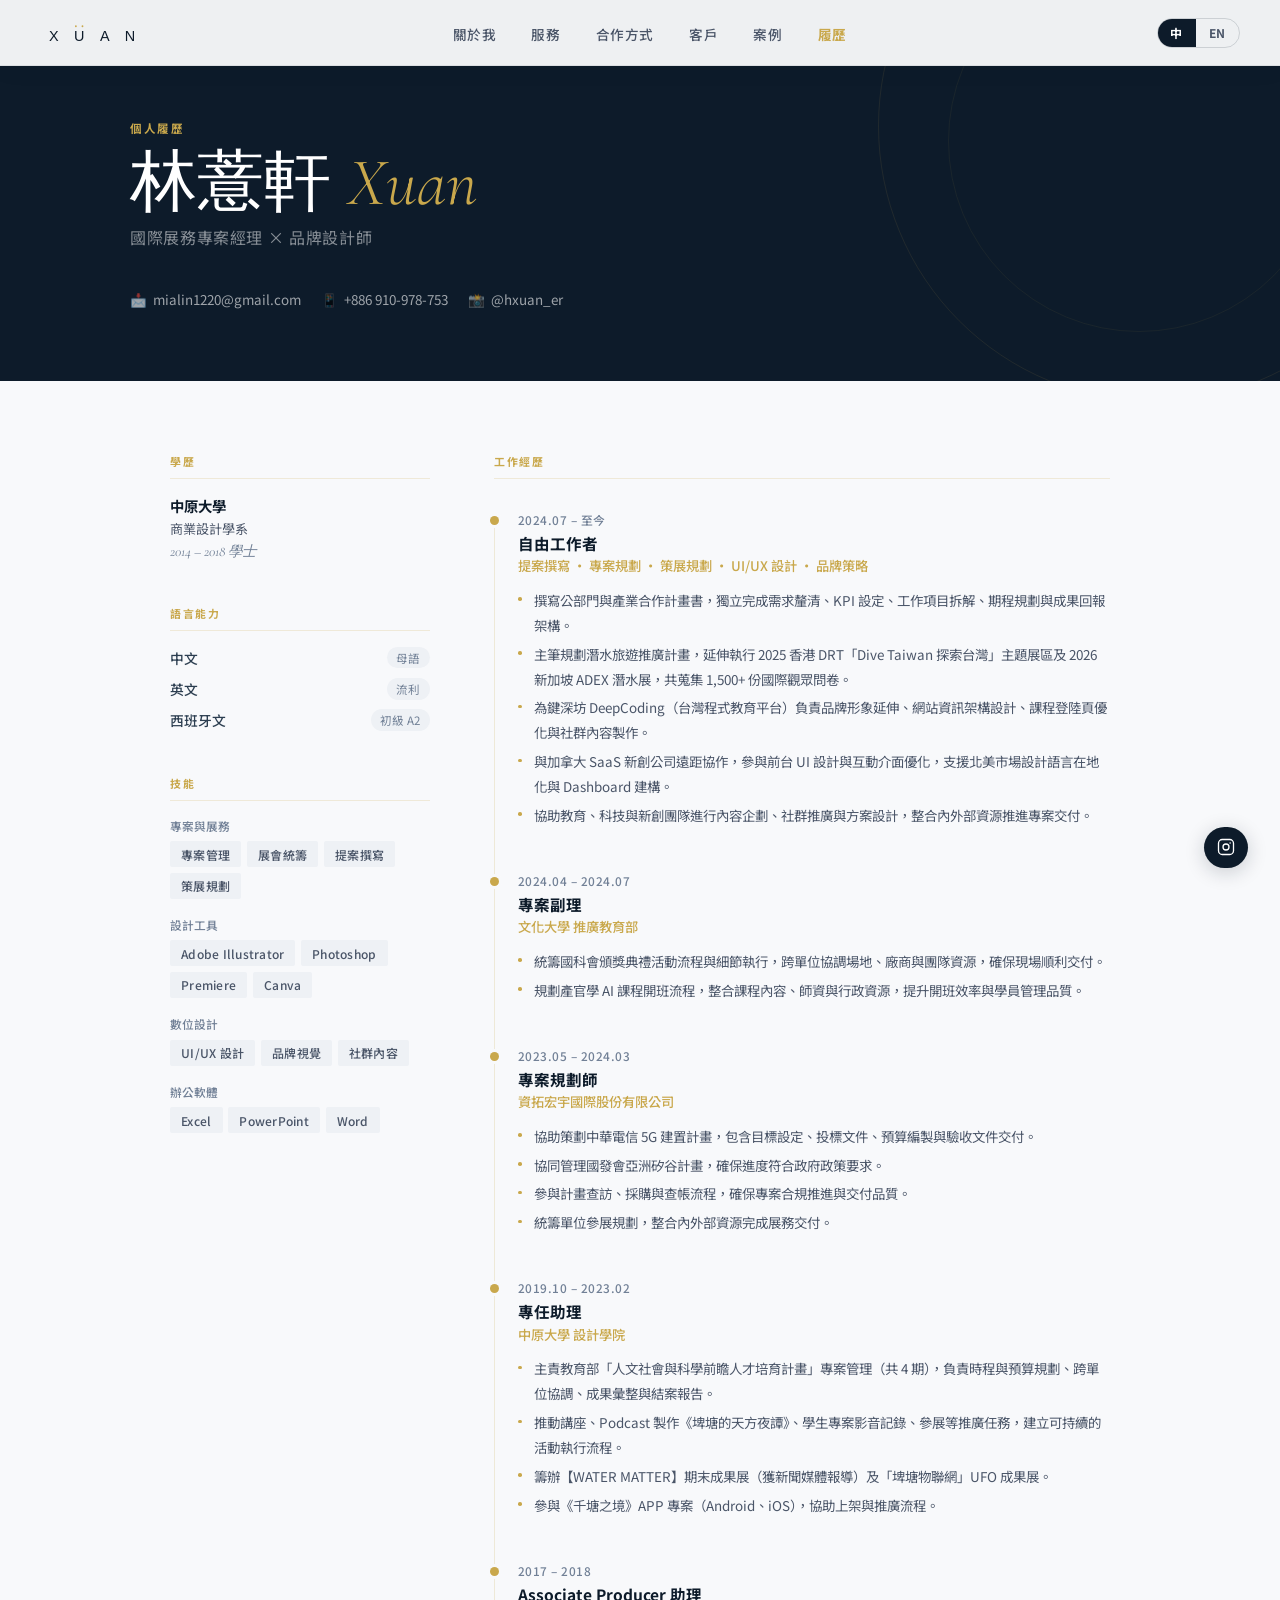
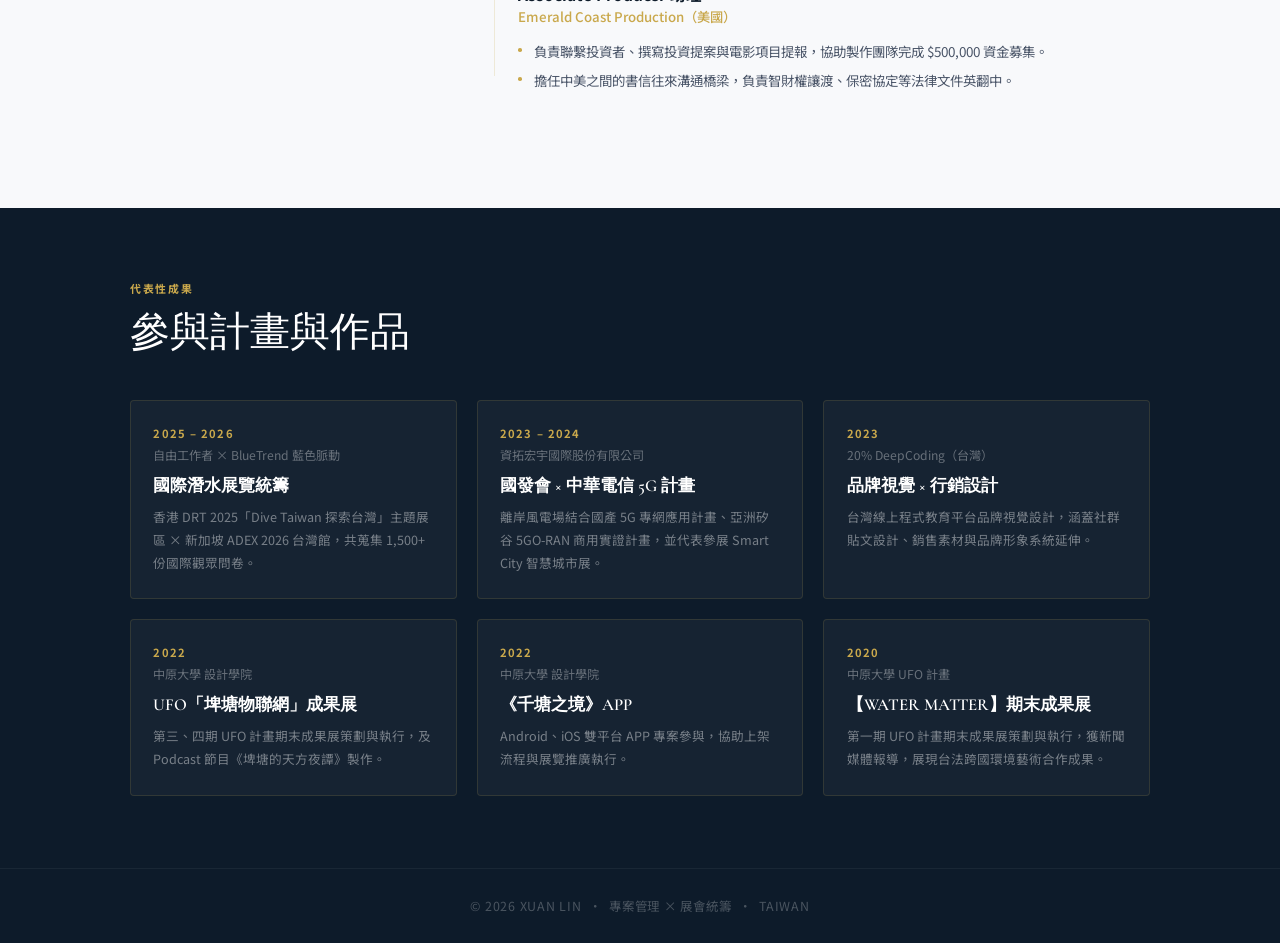
<file: docs/resume.html>
<!DOCTYPE html>
<html lang="zh-TW">
<head>
<meta charset="UTF-8">
<meta name="viewport" content="width=device-width, initial-scale=1.0">
<title>林薏軒 Xuan Lin｜履歷</title>
<meta name="description" content="林薏軒 (Xuan Lin) 的個人履歷 — 國際展務專案經理、品牌設計師，具備豐富的展會統籌、專案管理與 UI/UX 設計經驗。">
<link rel="icon" href="favicon.svg" type="image/svg+xml">
<link rel="stylesheet" href="css/style.css">
<link rel="preconnect" href="https://fonts.googleapis.com">
<link rel="preconnect" href="https://fonts.gstatic.com" crossorigin>
<link rel="preload" href="https://fonts.googleapis.com/css2?family=Noto+Sans+TC:wght@400;500;700&family=Cormorant+Garamond:ital,wght@0,300;0,600;1,300&display=swap" as="style" onload="this.onload=null;this.rel='stylesheet'">
<noscript><link href="https://fonts.googleapis.com/css2?family=Noto+Sans+TC:wght@400;500;700&family=Cormorant+Garamond:ital,wght@0,300;0,600;1,300&display=swap" rel="stylesheet"></noscript>
<style>
:root {
  --navy:#0D1B2A; --navy-mid:#1A2D42;
  --gold:#C9A84C; --gold-light:#E2C97E; --gold-pale:#F5EDD6;
  --bg:#F8F9FB; --bg2:#EEF1F5; --white:#FFFFFF;
  --text:#2C3E50; --text-mid:#4A5568; --text-light:#718096;
}
*{margin:0;padding:0;box-sizing:border-box;}
html{scroll-behavior:smooth;}
body{font-family:'Noto Sans TC',sans-serif;background:var(--bg);color:var(--text);overflow-x:hidden;}

/* NAV */
nav{box-shadow:0 2px 24px rgba(13,27,42,0.06);}

/* HERO */
.resume-hero{
  padding:7.5rem 2.5rem 4.5rem;
  background:var(--navy);
  position:relative;overflow:hidden;
}
.resume-hero::before{
  content:'';position:absolute;right:-150px;top:-150px;
  width:550px;height:550px;border-radius:50%;
  border:1px solid rgba(201,168,76,0.1);
}
.resume-hero::after{
  content:'';position:absolute;right:-50px;top:-50px;
  width:380px;height:380px;border-radius:50%;
  border:1px solid rgba(201,168,76,0.07);
}
.hero-inner{max-width:1020px;margin:0 auto;position:relative;z-index:1;}
.hero-label{
  font-size:0.72rem;font-weight:700;letter-spacing:0.14em;text-transform:uppercase;
  color:var(--gold);margin-bottom:0.75rem;display:block;
}
.hero-name{
  font-family:'Cormorant Garamond',serif;font-weight:300;
  font-size:clamp(2.8rem,5.5vw,4.2rem);color:white;line-height:1.05;
  margin-bottom:0.4rem;
}
.hero-name em{font-style:italic;color:var(--gold);}
.hero-subtitle{font-size:1rem;color:rgba(255,255,255,0.5);margin-bottom:2.5rem;letter-spacing:0.04em;}
.hero-contacts{display:flex;flex-wrap:wrap;gap:1.25rem;}
.hero-contact-link{
  display:flex;align-items:center;gap:0.5rem;
  color:rgba(255,255,255,0.6);text-decoration:none;font-size:0.84rem;transition:color 0.2s;
}
.hero-contact-link:hover{color:var(--gold);}

/* BODY LAYOUT */
.resume-layout{
  max-width:1020px;margin:0 auto;
  display:grid;grid-template-columns:260px 1fr;gap:4rem;
  padding:4.5rem 2.5rem;
}

/* SIDEBAR */
.sidebar-block{margin-bottom:2.75rem;}
.sidebar-heading{
  font-size:0.68rem;font-weight:700;letter-spacing:0.16em;text-transform:uppercase;
  color:var(--gold);margin-bottom:1rem;
  padding-bottom:0.55rem;border-bottom:1px solid rgba(201,168,76,0.2);
}
.edu-school{font-weight:700;font-size:0.9rem;color:var(--navy);}
.edu-dept{font-size:0.82rem;color:var(--text-mid);margin-top:0.2rem;}
.edu-year{font-family:'Cormorant Garamond',serif;font-style:italic;font-size:0.9rem;color:var(--text-light);margin-top:0.25rem;}
.lang-row{display:flex;justify-content:space-between;align-items:center;margin-bottom:0.6rem;}
.lang-name{font-size:0.86rem;color:var(--text);font-weight:500;}
.lang-badge{font-size:0.72rem;color:var(--text-light);background:var(--bg2);padding:0.18rem 0.6rem;border-radius:999px;}
.skill-group{margin-bottom:1.1rem;}
.skill-group-label{font-size:0.73rem;color:var(--text-light);margin-bottom:0.45rem;font-weight:500;}
.chip-row{display:flex;flex-wrap:wrap;gap:0.35rem;}
.chip{background:var(--bg2);color:var(--text-mid);padding:0.28rem 0.7rem;border-radius:2px;font-size:0.75rem;font-weight:500;letter-spacing:0.02em;}

/* TIMELINE */
.section-heading{
  font-size:0.68rem;font-weight:700;letter-spacing:0.16em;text-transform:uppercase;
  color:var(--gold);margin-bottom:2rem;
  padding-bottom:0.55rem;border-bottom:1px solid rgba(201,168,76,0.2);
}
.timeline{position:relative;padding-left:1.5rem;}
.timeline::before{content:'';position:absolute;left:0;top:4px;bottom:1rem;width:1px;background:rgba(201,168,76,0.2);}
.tl-item{position:relative;margin-bottom:2.75rem;}
.tl-item::before{
  content:'';position:absolute;left:-1.5rem;top:5px;
  width:9px;height:9px;border-radius:50%;background:var(--gold);
  transform:translateX(calc(-50% + 0.5px));
  box-shadow:0 0 0 3px var(--bg);
}
.tl-date{font-size:0.74rem;color:var(--text-light);font-weight:500;letter-spacing:0.04em;margin-bottom:0.25rem;}
.tl-role{font-weight:700;font-size:0.97rem;color:var(--navy);margin-bottom:0.15rem;}
.tl-company{font-size:0.83rem;color:var(--gold);font-weight:500;margin-bottom:0.8rem;}
.tl-list{list-style:none;}
.tl-list li{font-size:0.84rem;color:var(--text-mid);line-height:1.85;padding-left:1rem;position:relative;margin-bottom:0.25rem;}
.tl-list li::before{content:'';position:absolute;left:0;top:0.7em;width:3.5px;height:3.5px;border-radius:50%;background:var(--gold);}

/* PROJECTS */
.projects-wrap{background:var(--navy);padding:4.5rem 2.5rem;}
.projects-inner{max-width:1020px;margin:0 auto;}
.proj-label{font-size:0.68rem;font-weight:700;letter-spacing:0.16em;text-transform:uppercase;color:var(--gold);display:block;margin-bottom:0.75rem;}
.proj-title{font-family:'Cormorant Garamond',serif;font-weight:300;font-size:clamp(1.8rem,3.2vw,2.5rem);color:white;margin-bottom:2.75rem;line-height:1.2;}
.proj-grid{display:grid;grid-template-columns:repeat(3,1fr);gap:1.25rem;}
.proj-card{background:rgba(255,255,255,0.04);border:1px solid rgba(201,168,76,0.15);border-radius:4px;padding:1.5rem 1.4rem;transition:border-color 0.25s,background 0.25s;}
.proj-card:hover{border-color:rgba(201,168,76,0.4);background:rgba(255,255,255,0.07);}
.proj-year{font-size:0.7rem;color:var(--gold);font-weight:700;letter-spacing:0.1em;margin-bottom:0.3rem;}
.proj-org{font-size:0.76rem;color:rgba(255,255,255,0.35);margin-bottom:0.65rem;}
.proj-name{font-family:'Cormorant Garamond',serif;font-weight:600;font-size:1.05rem;color:white;line-height:1.35;margin-bottom:0.55rem;}
.proj-desc{font-size:0.79rem;color:rgba(255,255,255,0.42);line-height:1.8;}

/* FOOTER */
footer{background:var(--navy);color:rgba(255,255,255,0.25);text-align:center;padding:1.75rem;font-size:0.78rem;letter-spacing:0.06em;border-top:1px solid rgba(255,255,255,0.05);}

/* REVEAL */
.reveal{opacity:0;transform:translateY(20px);transition:all 0.6s ease;}
.reveal.visible{opacity:1;transform:translateY(0);}

/* RESPONSIVE */
@media(max-width:768px){
  nav{padding:1rem 1.25rem;}
  .resume-hero{padding:6rem 1.25rem 3rem;}
  .resume-layout{grid-template-columns:1fr;gap:0;padding:3rem 1.25rem;}
  .resume-layout aside{border-bottom:1px solid var(--bg2);padding-bottom:2.5rem;margin-bottom:2.5rem;}
  .projects-wrap{padding:3rem 1.25rem;}
  .proj-grid{grid-template-columns:1fr;}
}
</style>
</head>
<body>

<nav id="navbar">
  <a href="index.html" class="nav-logo"><img src="images/xuan-logo-v2.svg" alt="Xuan Lin"/></a>
  <ul class="nav-links">
    <li><a href="index.html#about">關於我</a></li>
    <li><a href="index.html#service">服務</a></li>
    <li><a href="index.html#process">合作方式</a></li>
    <li><a href="index.html#trust">客戶</a></li>
    <li><a href="cases.html" >案例</a></li>
    <li><a href="resume.html" class="active">履歷</a></li>
  </ul>
  <div class="nav-right">
    <div class="lang-switch">
      <a href="resume.html" class="active">中</a>
      <a href="resume-en.html">EN</a>
    </div>
    <!-- <a href="mailto:mialin1220@gmail.com" class="nav-cta">開始合作</a> -->
  </div>
  <button class="hamburger" id="hamburger" aria-label="選單"><span></span><span></span><span></span></button>
</nav>
<div class="mobile-menu" id="mobileMenu">
  <a href="index.html#about" onclick="closeMobile()">關於我</a>
  <a href="index.html#service" onclick="closeMobile()">服務</a>
  <a href="cases.html">案例</a>
  <a href="index.html#process" onclick="closeMobile()">合作方式</a>
  <a href="index.html#trust" onclick="closeMobile()">客戶</a>
  <a href="resume.html">履歷</a>
  <a href="resume-en.html" style="color:var(--gold)!important">English →</a>
</div>

<!-- HERO -->
<section class="resume-hero">
  <div class="hero-inner">
    <span class="hero-label">個人履歷</span>
    <h1 class="hero-name">林薏軒 <em>Xuan</em></h1>
    <p class="hero-subtitle">國際展務專案經理 × 品牌設計師</p>
    <div class="hero-contacts">
      <a href="mailto:mialin1220@gmail.com" class="hero-contact-link">📩&nbsp; mialin1220@gmail.com</a>
      <a href="tel:+886910978753" class="hero-contact-link">📱&nbsp; +886 910-978-753</a>
      <a href="https://instagram.com/hxuan_er" target="_blank" class="hero-contact-link">📸&nbsp; @hxuan_er</a>
    </div>
  </div>
</section>

<!-- BODY -->
<div class="resume-layout">

  <!-- SIDEBAR -->
  <aside>

    <div class="sidebar-block reveal">
      <div class="sidebar-heading">學歷</div>
      <div class="edu-school">中原大學</div>
      <div class="edu-dept">商業設計學系</div>
      <div class="edu-year">2014 – 2018 學士</div>
    </div>

    <div class="sidebar-block reveal">
      <div class="sidebar-heading">語言能力</div>
      <div class="lang-row">
        <span class="lang-name">中文</span>
        <span class="lang-badge">母語</span>
      </div>
      <div class="lang-row">
        <span class="lang-name">英文</span>
        <span class="lang-badge">流利</span>
      </div>
      <div class="lang-row">
        <span class="lang-name">西班牙文</span>
        <span class="lang-badge">初級 A2</span>
      </div>
    </div>

    <div class="sidebar-block reveal">
      <div class="sidebar-heading">技能</div>
      <div class="skill-group">
        <div class="skill-group-label">專案與展務</div>
        <div class="chip-row">
          <span class="chip">專案管理</span>
          <span class="chip">展會統籌</span>
          <span class="chip">提案撰寫</span>
          <span class="chip">策展規劃</span>
        </div>
      </div>
      <div class="skill-group">
        <div class="skill-group-label">設計工具</div>
        <div class="chip-row">
          <span class="chip">Adobe Illustrator</span>
          <span class="chip">Photoshop</span>
          <span class="chip">Premiere</span>
          <span class="chip">Canva</span>
        </div>
      </div>
      <div class="skill-group">
        <div class="skill-group-label">數位設計</div>
        <div class="chip-row">
          <span class="chip">UI/UX 設計</span>
          <span class="chip">品牌視覺</span>
          <span class="chip">社群內容</span>
        </div>
      </div>
      <div class="skill-group">
        <div class="skill-group-label">辦公軟體</div>
        <div class="chip-row">
          <span class="chip">Excel</span>
          <span class="chip">PowerPoint</span>
          <span class="chip">Word</span>
        </div>
      </div>
    </div>

  </aside>

  <!-- WORK EXPERIENCE -->
  <main>
    <div class="section-heading">工作經歷</div>
    <div class="timeline">

      <div class="tl-item reveal">
        <div class="tl-date">2024.07 – 至今</div>
        <div class="tl-role">自由工作者</div>
        <div class="tl-company">提案撰寫 · 專案規劃 · 策展規劃 · UI/UX 設計 · 品牌策略</div>
        <ul class="tl-list">
          <li>撰寫公部門與產業合作計畫書，獨立完成需求釐清、KPI 設定、工作項目拆解、期程規劃與成果回報架構。</li>
          <li>主筆規劃潛水旅遊推廣計畫，延伸執行 2025 香港 DRT「Dive Taiwan 探索台灣」主題展區及 2026 新加坡 ADEX 潛水展，共蒐集 1,500+ 份國際觀眾問卷。</li>
          <li>為鍵深坊 DeepCoding（台灣程式教育平台）負責品牌形象延伸、網站資訊架構設計、課程登陸頁優化與社群內容製作。</li>
          <li>與加拿大 SaaS 新創公司遠距協作，參與前台 UI 設計與互動介面優化，支援北美市場設計語言在地化與 Dashboard 建構。</li>
          <li>協助教育、科技與新創團隊進行內容企劃、社群推廣與方案設計，整合內外部資源推進專案交付。</li>
        </ul>
      </div>

      <div class="tl-item reveal">
        <div class="tl-date">2024.04 – 2024.07</div>
        <div class="tl-role">專案副理</div>
        <div class="tl-company">文化大學 推廣教育部</div>
        <ul class="tl-list">
          <li>統籌國科會頒獎典禮活動流程與細節執行，跨單位協調場地、廠商與團隊資源，確保現場順利交付。</li>
          <li>規劃產官學 AI 課程開班流程，整合課程內容、師資與行政資源，提升開班效率與學員管理品質。</li>
        </ul>
      </div>

      <div class="tl-item reveal">
        <div class="tl-date">2023.05 – 2024.03</div>
        <div class="tl-role">專案規劃師</div>
        <div class="tl-company">資拓宏宇國際股份有限公司</div>
        <ul class="tl-list">
          <li>協助策劃中華電信 5G 建置計畫，包含目標設定、投標文件、預算編製與驗收文件交付。</li>
          <li>協同管理國發會亞洲矽谷計畫，確保進度符合政府政策要求。</li>
          <li>參與計畫查訪、採購與查帳流程，確保專案合規推進與交付品質。</li>
          <li>統籌單位參展規劃，整合內外部資源完成展務交付。</li>
        </ul>
      </div>

      <div class="tl-item reveal">
        <div class="tl-date">2019.10 – 2023.02</div>
        <div class="tl-role">專任助理</div>
        <div class="tl-company">中原大學 設計學院</div>
        <ul class="tl-list">
          <li>主責教育部「人文社會與科學前瞻人才培育計畫」專案管理（共 4 期），負責時程與預算規劃、跨單位協調、成果彙整與結案報告。</li>
          <li>推動講座、Podcast 製作《埤塘的天方夜譚》、學生專案影音記錄、參展等推廣任務，建立可持續的活動執行流程。</li>
          <li>籌辦【WATER MATTER】期末成果展（獲新聞媒體報導）及「埤塘物聯網」UFO 成果展。</li>
          <li>參與《千塘之境》APP 專案（Android、iOS），協助上架與推廣流程。</li>
        </ul>
      </div>

      <div class="tl-item reveal">
        <div class="tl-date">2017 – 2018</div>
        <div class="tl-role">Associate Producer 助理</div>
        <div class="tl-company">Emerald Coast Production（美國）</div>
        <ul class="tl-list">
          <li>負責聯繫投資者、撰寫投資提案與電影項目提報，協助製作團隊完成 $500,000 資金募集。</li>
          <li>擔任中美之間的書信往來溝通橋梁，負責智財權讓渡、保密協定等法律文件英翻中。</li>
        </ul>
      </div>

    </div>
  </main>

</div>

<!-- PROJECTS -->
<section class="projects-wrap">
  <div class="projects-inner">
    <span class="proj-label">代表性成果</span>
    <h2 class="proj-title">參與計畫與作品</h2>
    <div class="proj-grid">

      <div class="proj-card reveal">
        <div class="proj-year">2025 – 2026</div>
        <div class="proj-org">自由工作者 × BlueTrend 藍色脈動</div>
        <div class="proj-name">國際潛水展覽統籌</div>
        <div class="proj-desc">香港 DRT 2025「Dive Taiwan 探索台灣」主題展區 × 新加坡 ADEX 2026 台灣館，共蒐集 1,500+ 份國際觀眾問卷。</div>
      </div>

      <div class="proj-card reveal">
        <div class="proj-year">2023 – 2024</div>
        <div class="proj-org">資拓宏宇國際股份有限公司</div>
        <div class="proj-name">國發會 × 中華電信 5G 計畫</div>
        <div class="proj-desc">離岸風電場結合國產 5G 專網應用計畫、亞洲矽谷 5GO-RAN 商用實證計畫，並代表參展 Smart City 智慧城市展。</div>
      </div>

      <div class="proj-card reveal">
        <div class="proj-year">2023</div>
        <div class="proj-org">20% DeepCoding（台灣）</div>
        <div class="proj-name">品牌視覺 × 行銷設計</div>
        <div class="proj-desc">台灣線上程式教育平台品牌視覺設計，涵蓋社群貼文設計、銷售素材與品牌形象系統延伸。</div>
      </div>

      <div class="proj-card reveal">
        <div class="proj-year">2022</div>
        <div class="proj-org">中原大學 設計學院</div>
        <div class="proj-name">UFO「埤塘物聯網」成果展</div>
        <div class="proj-desc">第三、四期 UFO 計畫期末成果展策劃與執行，及 Podcast 節目《埤塘的天方夜譚》製作。</div>
      </div>

      <div class="proj-card reveal">
        <div class="proj-year">2022</div>
        <div class="proj-org">中原大學 設計學院</div>
        <div class="proj-name">《千塘之境》APP</div>
        <div class="proj-desc">Android、iOS 雙平台 APP 專案參與，協助上架流程與展覽推廣執行。</div>
      </div>

      <div class="proj-card reveal">
        <div class="proj-year">2020</div>
        <div class="proj-org">中原大學 UFO 計畫</div>
        <div class="proj-name">【WATER MATTER】期末成果展</div>
        <div class="proj-desc">第一期 UFO 計畫期末成果展策劃與執行，獲新聞媒體報導，展現台法跨國環境藝術合作成果。</div>
      </div>

    </div>
  </div>
</section>

<footer>© 2026 XUAN LIN &nbsp;·&nbsp; 專案管理 × 展會統籌 &nbsp;·&nbsp; TAIWAN</footer>

<div class="ig-float">
  <a href="https://instagram.com/hxuan_er" target="_blank" class="ig-float-btn" aria-label="Instagram @hxuan_er">
    <svg class="ig-icon" viewBox="0 0 24 24" fill="none" stroke="currentColor" stroke-width="1.75" stroke-linecap="round" stroke-linejoin="round" width="18" height="18"><rect x="2" y="2" width="20" height="20" rx="5" ry="5"/><circle cx="12" cy="12" r="4"/><circle cx="17.5" cy="6.5" r="1" fill="currentColor" stroke="none"/></svg>
    <span class="ig-label">@hxuan_er</span>
  </a>
</div>
<script src="js/main.js"></script>
</body>
</html>
</file>
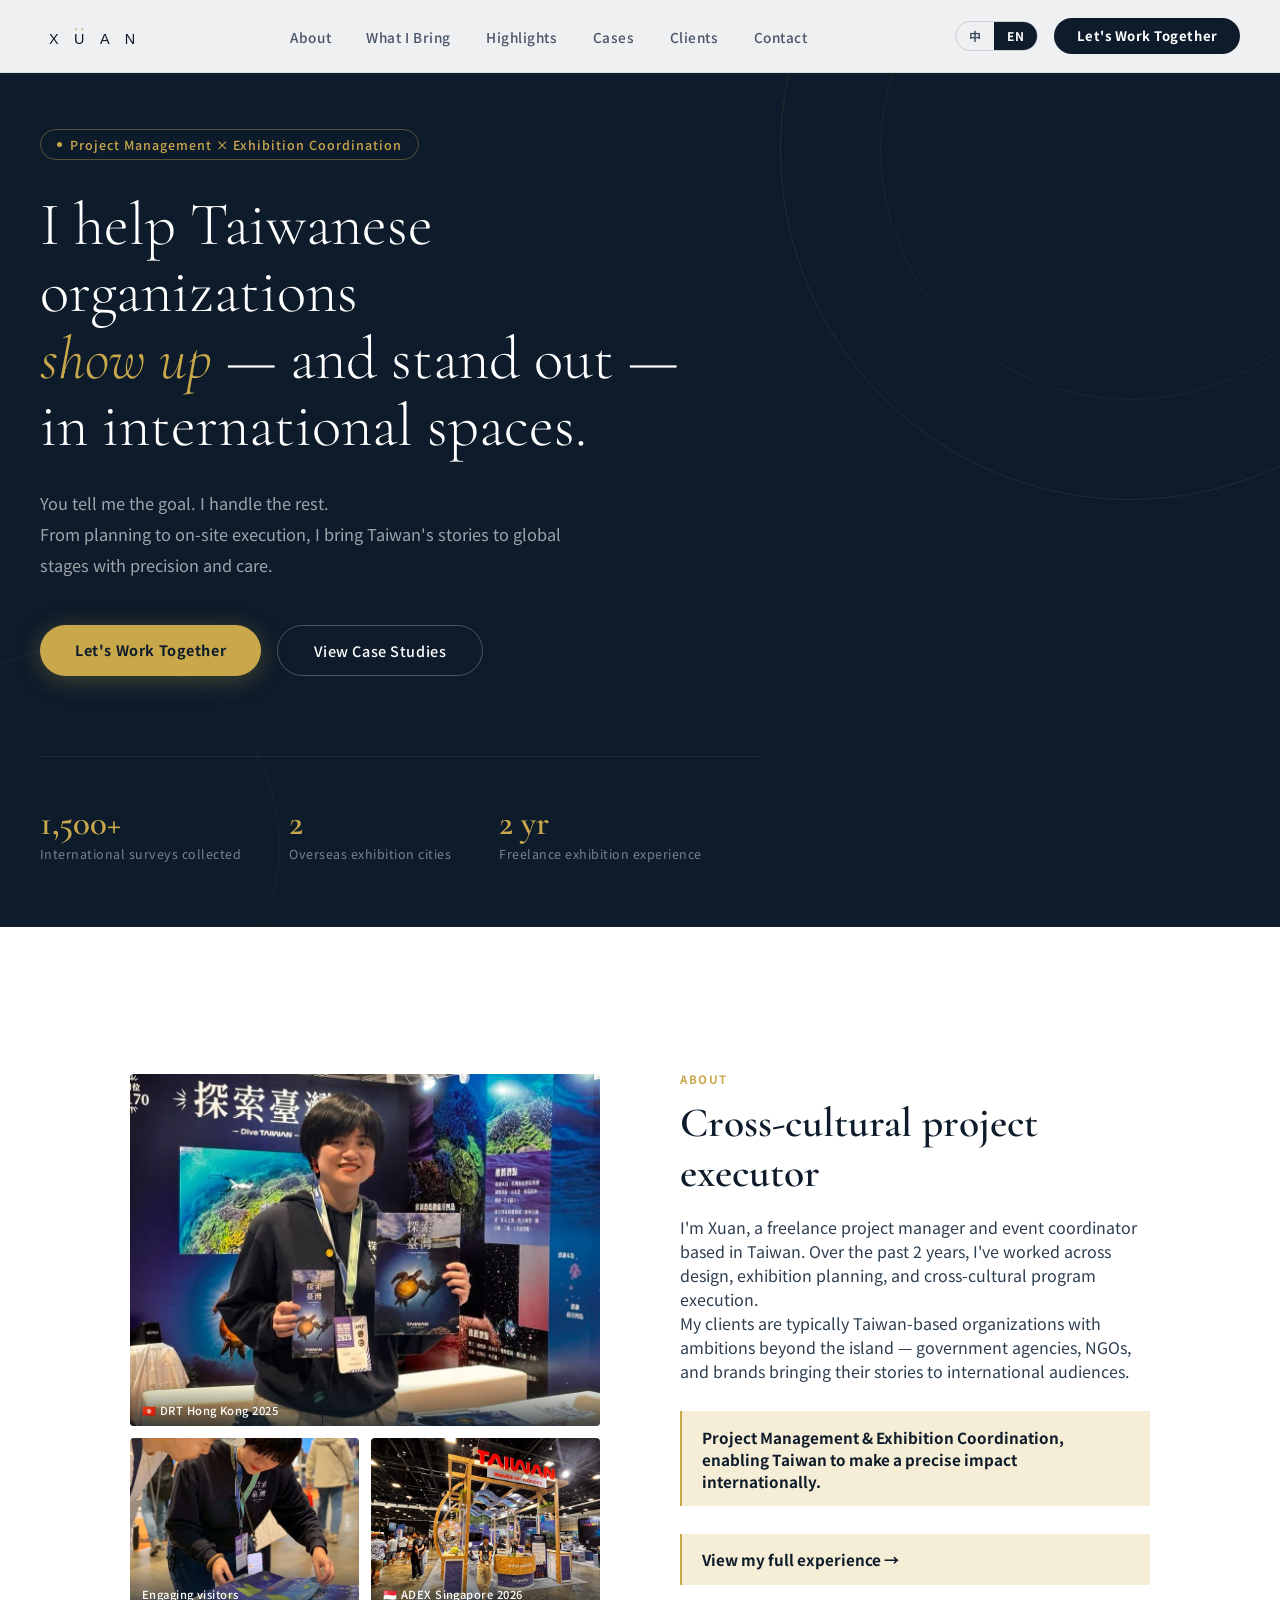
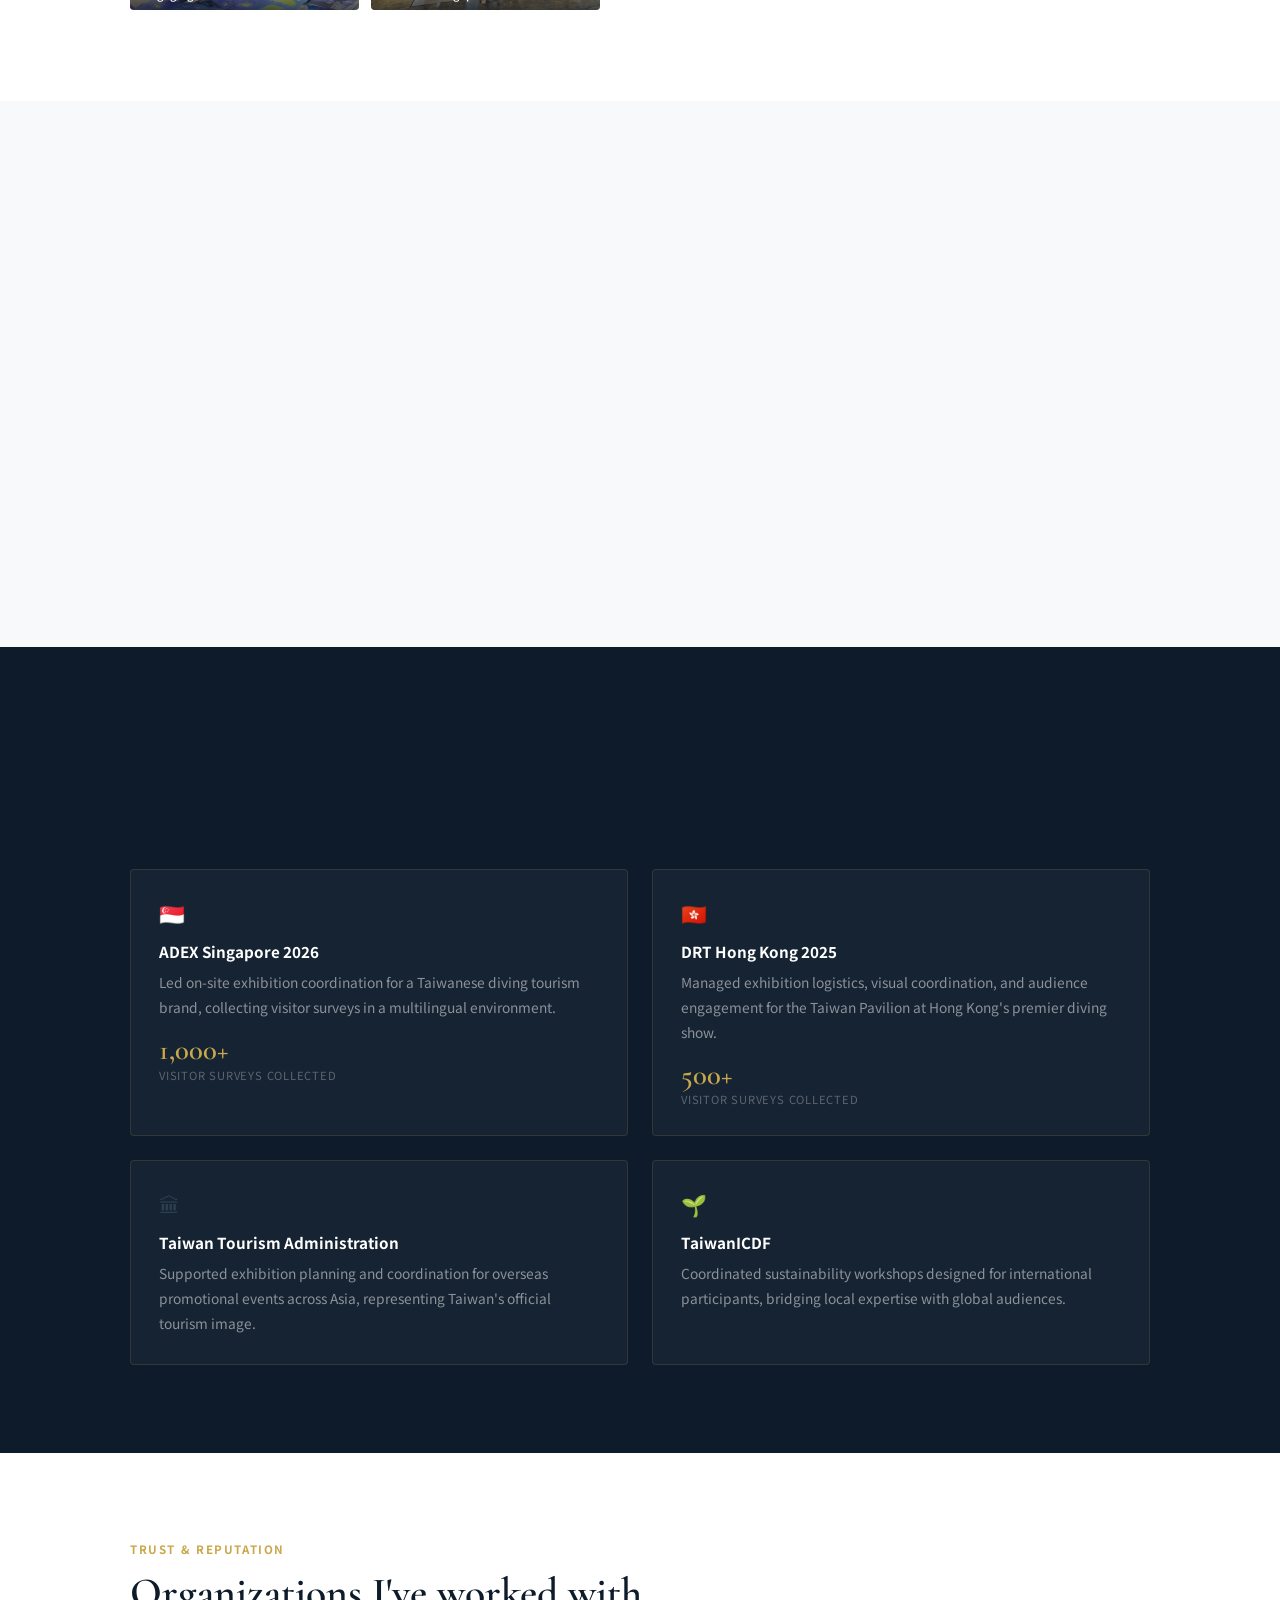
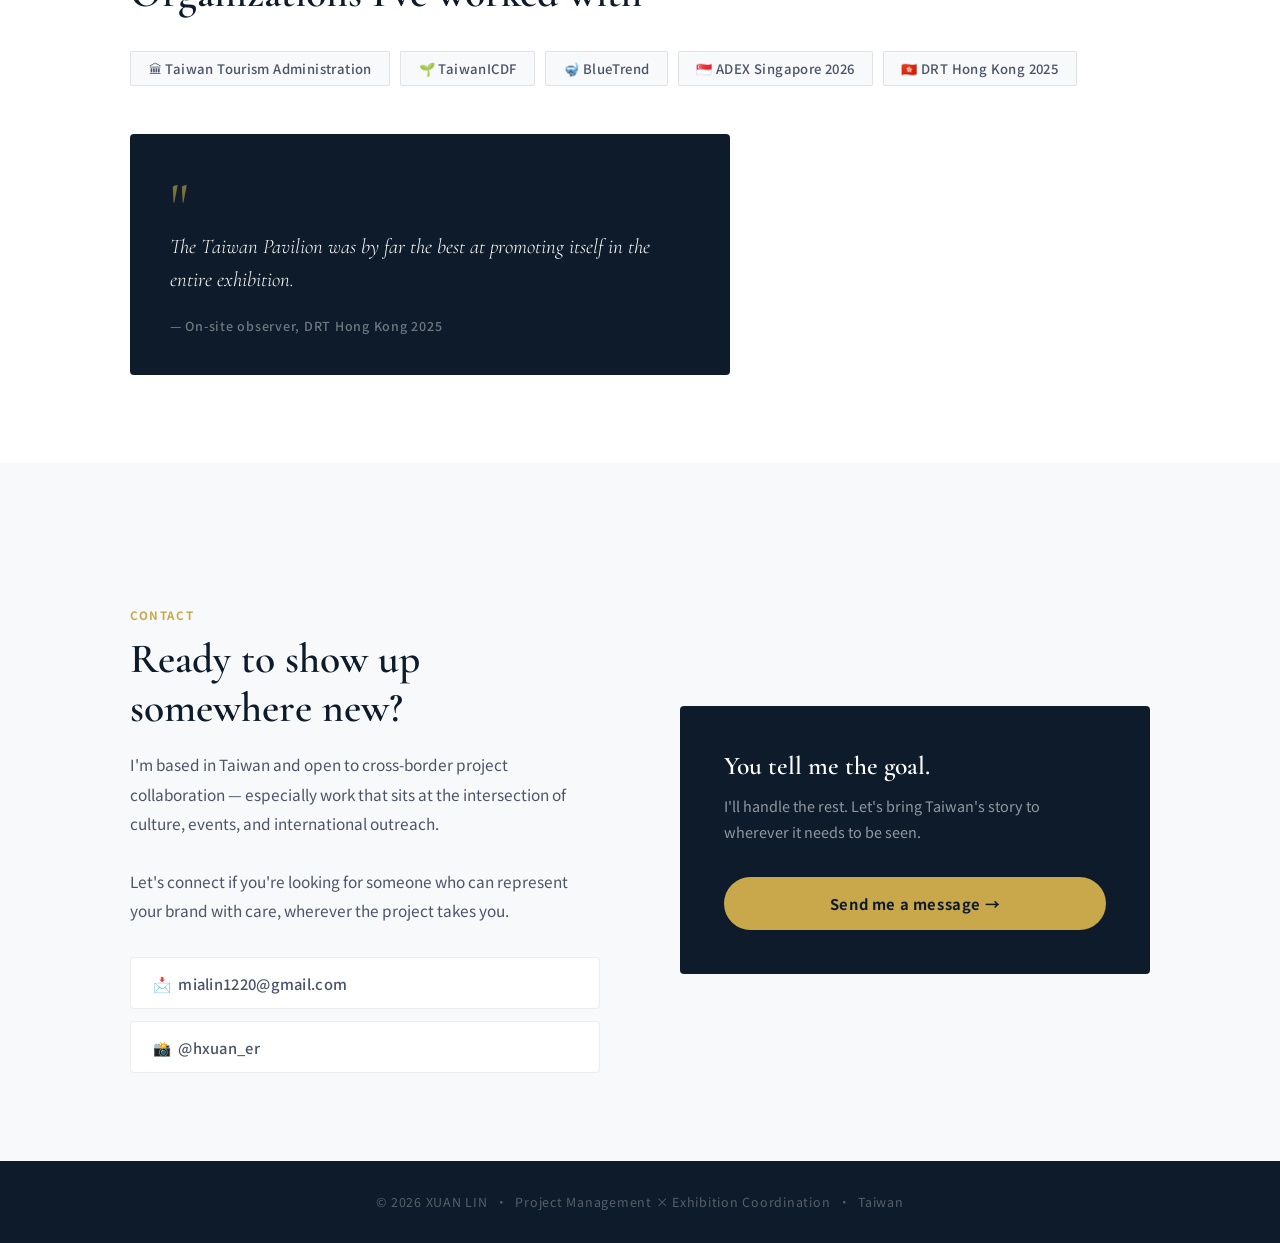
<file: docs/xuan-lin-en.html>
﻿<!DOCTYPE html>
<html lang="en">
<head>
<meta charset="UTF-8">
<meta name="viewport" content="width=device-width, initial-scale=1.0">
<title>Xuan Lin | International Exhibition Project Manager</title>
<meta name="description" content="Xuan Lin — freelance project manager and exhibition coordinator helping Taiwanese organizations show up and stand out at international exhibitions. ADEX Singapore 2026 & DRT Hong Kong 2025.">
<meta property="og:title" content="Xuan Lin | International Exhibition Project Manager">
<meta property="og:description" content="Helping Taiwan-based organizations land precisely on the international stage. 1,500+ surveys collected across Singapore & Hong Kong.">
<meta property="og:image" content="images/photos/新加坡_1.webp">
<meta property="og:type" content="website">
<link rel="preconnect" href="https://fonts.googleapis.com">
<link rel="preconnect" href="https://fonts.gstatic.com" crossorigin>
<link rel="preload" href="https://fonts.googleapis.com/css2?family=Noto+Sans+TC:wght@400;500;700&family=Cormorant+Garamond:ital,wght@0,300;0,600;1,300&display=swap" as="style" onload="this.onload=null;this.rel='stylesheet'">
<noscript><link href="https://fonts.googleapis.com/css2?family=Noto+Sans+TC:wght@400;500;700&family=Cormorant+Garamond:ital,wght@0,300;0,600;1,300&display=swap" rel="stylesheet"></noscript>
<link rel="icon" href="favicon.svg" type="image/svg+xml">
<link rel="stylesheet" href="css/style.css">
<style>
/* HERO - EN decorative elements */
.hero-ring { position:absolute; right:-200px; top:-200px; width:700px; height:700px; border-radius:50%; border:1px solid rgba(201,168,76,0.12); }
.hero-ring2 { position:absolute; right:-100px; top:-100px; width:500px; height:500px; border-radius:50%; border:1px solid rgba(201,168,76,0.08); }
.hero-deco { position:absolute; left:-120px; bottom:-120px; width:400px; height:400px; border-radius:50%; border:1px solid rgba(255,255,255,0.04); }
h1 { font-family:'Cormorant Garamond',serif; font-weight:300; font-size:clamp(2.4rem,5vw,3.8rem); line-height:1.1; color:var(--white); margin-bottom:1.75rem; animation:fadeUp 0.6s 0.1s ease both; }

/* NAV additions */
.nav-right { display:flex; align-items:center; gap:1rem; }
.lang-switch { display:flex; align-items:center; border:1px solid rgba(13,27,42,0.15); border-radius:999px; overflow:hidden; font-size:0.75rem; font-weight:700; letter-spacing:0.06em; }
.lang-switch a { padding:0.35rem 0.8rem; text-decoration:none; color:var(--text-mid); transition:all 0.2s; }
.lang-switch a.active { background:var(--navy); color:white; }
.lang-switch a:not(.active):hover { background:var(--bg2); }

/* WHAT I BRING */
#bring { background:var(--bg); }
.bring-grid { display:grid; grid-template-columns:repeat(3,1fr); gap:1.5rem; margin-top:3.5rem; }
.bring-card { background:var(--white); border-radius:4px; padding:2rem 1.75rem; border:1px solid rgba(13,27,42,0.07); transition:all 0.3s; position:relative; overflow:hidden; }
.bring-card::after { content:''; position:absolute; top:0; left:0; right:0; height:2px; background:var(--gold); transform:scaleX(0); transform-origin:left; transition:transform 0.3s; }
.bring-card:hover { transform:translateY(-5px); box-shadow:0 16px 40px rgba(13,27,42,0.08); }
.bring-card:hover::after { transform:scaleX(1); }
.bring-arrow { font-size:1.1rem; color:var(--gold); font-weight:700; margin-bottom:0.9rem; }
.bring-card h3 { font-weight:700; font-size:0.97rem; margin-bottom:0.65rem; color:var(--navy); }
.bring-card p { font-size:0.86rem; color:var(--text-mid); line-height:1.8; }

/* HIGHLIGHTS */
#highlights { background:var(--navy); }
.highlights-grid { display:grid; grid-template-columns:1fr 1fr; gap:1.5rem; margin-top:3.5rem; }
.highlight-card { background:rgba(255,255,255,0.04); border:1px solid rgba(201,168,76,0.15); border-radius:4px; padding:1.75rem; }
.highlight-flag { font-size:1.3rem; margin-bottom:0.75rem; }
.highlight-title { font-weight:700; font-size:0.95rem; color:white; margin-bottom:0.5rem; }
.highlight-desc { font-size:0.86rem; color:rgba(255,255,255,0.5); line-height:1.8; }
.highlight-num { font-family:'Cormorant Garamond',serif; font-weight:600; font-size:1.8rem; color:var(--gold); margin-top:1rem; line-height:1; }
.highlight-num-label { font-size:0.7rem; color:rgba(255,255,255,0.3); letter-spacing:0.07em; margin-top:2px; }

/* TRUST */
#trust { background:var(--white); }
.testimonial-text { font-family:'Cormorant Garamond',serif; font-size:1.3rem; font-weight:300; color:white; line-height:1.6; margin-bottom:1.25rem; font-style:italic; }

@media (max-width:768px) {
  .bring-grid, .highlights-grid { grid-template-columns:1fr; }
}
</style>
</head>
<body>
<nav id="navbar">
  <a href="#hero" class="nav-logo"><img src="images/xuan-logo-v2.svg" alt="Xuan Lin"/></a>
  <ul class="nav-links">
    <li><a href="#about">About</a></li>
    <li><a href="#bring">What I Bring</a></li>
    <li><a href="#highlights">Highlights</a></li>
    <li><a href="cases-en.html">Cases</a></li>
    <li><a href="#trust">Clients</a></li>
    <li><a href="#contact">Contact</a></li>
  </ul>
  <div class="nav-right">
    <div class="lang-switch">
      <a href="index.html">中</a>
      <a href="xuan-lin-en.html" class="active">EN</a>
    </div>
    <a href="mailto:mialin1220@gmail.com" class="nav-cta">Let's Work Together</a>
  </div>
  <button class="hamburger" id="hamburger"><span></span><span></span><span></span></button>
</nav>
<div class="mobile-menu" id="mobileMenu">
  <a href="#about" onclick="closeMobile()">About</a>
  <a href="#bring" onclick="closeMobile()">What I Bring</a>
  <a href="#highlights" onclick="closeMobile()">Highlights</a>
  <a href="cases-en.html">Cases</a>
  <a href="#trust" onclick="closeMobile()">Clients</a>
  <a href="#contact" onclick="closeMobile()">Contact</a>
  <a href="index.html" style="color:var(--gold)!important">中文版 →</a>
</div>

<section id="hero">
  <div class="hero-ring"></div><div class="hero-ring2"></div><div class="hero-deco"></div>
  <div class="hero-content">
    <div class="hero-badge">Project Management × Exhibition Coordination</div>
    <h1>I help Taiwanese organizations<br><em>show up</em> — and stand out —<br>in international spaces.</h1>
    <p class="hero-sub">You tell me the goal. I handle the rest.<br>From planning to on-site execution, I bring Taiwan's stories to global stages with precision and care.</p>
    <div class="hero-btns">
      <a href="#contact" class="btn-primary">Let's Work Together</a>
      <a href="cases.html" class="btn-secondary">View Case Studies</a>
    </div>
    <div class="hero-stats">
      <div><div class="stat-num">1,500+</div><div class="stat-label">International surveys collected</div></div>
      <div><div class="stat-num">2</div><div class="stat-label">Overseas exhibition cities</div></div>
      <div><div class="stat-num">2 yr</div><div class="stat-label">Freelance exhibition experience</div></div>
    </div>
  </div>
</section>

<section id="about">
  <div class="container">
    <div class="about-grid">
      <div class="photo-stack reveal">
        <div class="photo-main"><img src="images/photos/香港_1.webp" alt="Xuan at DRT Hong Kong 2025"/><div class="photo-caption">🇭🇰 DRT Hong Kong 2025</div></div>
        <div class="photo-row">
          <div class="photo-thumb"><img src="images/photos/新加坡_4.webp" alt="Engaging with international visitors"/><div class="photo-caption">Engaging visitors</div></div>
          <div class="photo-thumb"><img src="images/photos/新加坡_2.webp" alt="ADEX Singapore 2026"/><div class="photo-caption">🇸🇬 ADEX Singapore 2026</div></div>
        </div>
      </div>
      <div class="reveal">
        <div class="section-label">About</div>
        <h2 class="section-title">Cross-cultural project executor</h2>
        <p>I'm Xuan, a freelance project manager and event coordinator based in Taiwan. Over the past 2 years, I've worked across design, exhibition planning, and cross-cultural program execution.</p>
        <p>My clients are typically Taiwan-based organizations with ambitions beyond the island — government agencies, NGOs, and brands bringing their stories to international audiences.</p>
        <div class="about-highlight">Project Management & Exhibition Coordination, enabling Taiwan to make a precise impact internationally.</div>
        <a href="resume-en.html" class="about-highlight about-highlight-link">View my full experience →</a>
      </div>
    </div>
  </div>
</section>

<section id="bring">
  <div class="container">
    <div class="reveal">
      <div class="section-label">What I Bring</div>
      <h2 class="section-title">Three things you can count on</h2>
    </div>
    <div class="bring-grid">
      <div class="bring-card reveal">
        <div class="bring-arrow">→</div>
        <h3>I move fast.</h3>
        <p>I don't wait to be told — I see what needs to happen and I make it happen. New projects find their momentum with me.</p>
      </div>
      <div class="bring-card reveal">
        <div class="bring-arrow">→</div>
        <h3>I connect people.</h3>
        <p>Whether it's a trade show floor in Singapore or a workshop in Taipei, I'm comfortable starting conversations in unfamiliar rooms.</p>
      </div>
      <div class="bring-card reveal">
        <div class="bring-arrow">→</div>
        <h3>I follow through.</h3>
        <p>Every commitment I make, I keep — or I flag it early and come back with a solution. Trust is built one kept promise at a time.</p>
      </div>
    </div>
  </div>
</section>

<section id="highlights">
  <div class="container">
    <div class="reveal">
      <div class="section-label">Recent Highlights</div>
      <h2 class="section-title" style="color:white;">Where I've shown up</h2>
    </div>
    <div class="highlights-grid">
      <div class="highlight-card reveal">
        <div class="highlight-flag">🇸🇬</div>
        <div class="highlight-title">ADEX Singapore 2026</div>
        <div class="highlight-desc">Led on-site exhibition coordination for a Taiwanese diving tourism brand, collecting visitor surveys in a multilingual environment.</div>
        <div class="highlight-num">1,000+</div>
        <div class="highlight-num-label">VISITOR SURVEYS COLLECTED</div>
      </div>
      <div class="highlight-card reveal">
        <div class="highlight-flag">🇭🇰</div>
        <div class="highlight-title">DRT Hong Kong 2025</div>
        <div class="highlight-desc">Managed exhibition logistics, visual coordination, and audience engagement for the Taiwan Pavilion at Hong Kong's premier diving show.</div>
        <div class="highlight-num">500+</div>
        <div class="highlight-num-label">VISITOR SURVEYS COLLECTED</div>
      </div>
      <div class="highlight-card reveal">
        <div class="highlight-flag">🏛</div>
        <div class="highlight-title">Taiwan Tourism Administration</div>
        <div class="highlight-desc">Supported exhibition planning and coordination for overseas promotional events across Asia, representing Taiwan's official tourism image.</div>
      </div>
      <div class="highlight-card reveal">
        <div class="highlight-flag">🌱</div>
        <div class="highlight-title">TaiwanICDF</div>
        <div class="highlight-desc">Coordinated sustainability workshops designed for international participants, bridging local expertise with global audiences.</div>
      </div>
    </div>
  </div>
</section>

<section id="trust">
  <div class="container">
    <div class="reveal">
      <div class="section-label">Trust & Reputation</div>
      <h2 class="section-title">Organizations I've worked with</h2>
    </div>
    <div class="clients-row reveal">
      <span class="client-chip">🏛 Taiwan Tourism Administration</span>
      <span class="client-chip">🌱 TaiwanICDF</span>
      <span class="client-chip">🤿 BlueTrend</span>
      <span class="client-chip">🇸🇬 ADEX Singapore 2026</span>
      <span class="client-chip">🇭🇰 DRT Hong Kong 2025</span>
    </div>
    <div class="testimonial-card reveal">
      <span class="quote-mark">"</span>
      <div class="testimonial-text">The Taiwan Pavilion was by far the best at promoting itself in the entire exhibition.</div>
      <div class="testimonial-source">— On-site observer, DRT Hong Kong 2025</div>
    </div>
  </div>
</section>

<section id="contact">
  <div class="container">
    <div class="contact-grid">
      <div class="reveal">
        <div class="section-label">Contact</div>
        <h2 class="section-title">Ready to show up<br>somewhere new?</h2>
        <p class="contact-desc">I'm based in Taiwan and open to cross-border project collaboration — especially work that sits at the intersection of culture, events, and international outreach.<br><br>Let's connect if you're looking for someone who can represent your brand with care, wherever the project takes you.</p>
        <div class="contact-links">
          <a href="mailto:mialin1220@gmail.com" class="contact-link">📩 &nbsp;mialin1220@gmail.com</a>
          <a href="https://instagram.com/hxuan_er" target="_blank" class="contact-link">📸 &nbsp;@hxuan_er</a>
        </div>
      </div>
      <div class="contact-cta-box reveal">
        <h3>You tell me the goal.</h3>
        <p>I'll handle the rest. Let's bring Taiwan's story to wherever it needs to be seen.</p>
        <a href="mailto:mialin1220@gmail.com?subject=Collaboration Inquiry | International Exhibition">Send me a message →</a>
      </div>
    </div>
  </div>
</section>

<footer>© 2026 XUAN LIN &nbsp;·&nbsp; Project Management × Exhibition Coordination &nbsp;·&nbsp; Taiwan</footer>

<script src="js/main.js"></script>
</body>
</html>
</file>
<file: docs/css/style.css>
/* === VARIABLES & RESET === */
:root {
  --navy: #0D1B2A;
  --navy-mid: #1A2D42;
  --navy-light: #2C3E50;
  --gold: #C9A84C;
  --gold-light: #E2C97E;
  --gold-pale: #F5EDD6;
  --bg: #F8F9FB;
  --bg2: #EEF1F5;
  --white: #FFFFFF;
  --text: #2C3E50;
  --text-mid: #4A5568;
  --text-light: #718096;
}
* { margin:0; padding:0; box-sizing:border-box; }
html { scroll-behavior:smooth; }
body { font-family:'Noto Sans TC',sans-serif; background:var(--bg); color:var(--text); overflow-x:hidden; }

/* === NAV === */
nav {
  position:fixed; top:0; left:0; right:0; z-index:100;
  display:flex; align-items:center; justify-content:space-between;
  padding:1.1rem 2.5rem;
  background:rgba(248,249,251,0.96);
  backdrop-filter:blur(16px);
  border-bottom:1px solid rgba(13,27,42,0.08);
  transition:box-shadow 0.3s;
}
nav.scrolled { box-shadow:0 2px 24px rgba(13,27,42,0.08); }
.nav-logo img { height:30px; display:block; }
.nav-links { display:flex; gap:2.2rem; list-style:none; }
.nav-links a { text-decoration:none; font-size:0.85rem; font-weight:500; color:var(--text-mid); letter-spacing:0.04em; transition:color 0.2s; }
.nav-links a:hover { color:var(--navy); }
.nav-cta {
  background:var(--navy); color:white; border:none;
  padding:0.55rem 1.4rem; border-radius:999px;
  font-family:'Noto Sans TC',sans-serif;
  font-size:0.82rem; font-weight:700; cursor:pointer;
  transition:all 0.2s; text-decoration:none; letter-spacing:0.04em;
}
.nav-cta:hover { background:var(--navy-mid); transform:translateY(-1px); }
.hamburger { display:none; flex-direction:column; gap:5px; cursor:pointer; background:none; border:none; padding:4px; }
.hamburger span { display:block; width:22px; height:1.5px; background:var(--navy); border-radius:2px; transition:all 0.3s; }
.mobile-menu {
  display:none; position:fixed; top:64px; left:0; right:0;
  background:var(--white); padding:1.5rem 2rem;
  border-bottom:1px solid rgba(13,27,42,0.08); z-index:99;
  flex-direction:column; gap:1rem;
}
.mobile-menu.open { display:flex; }
.mobile-menu a { color:var(--text-mid); text-decoration:none; font-weight:500; font-size:1rem; padding:0.5rem 0; border-bottom:1px solid var(--bg2); }
.nav-right { display:flex; align-items:center; gap:1rem; }
.nav-links a.active { color:var(--gold); font-weight:700; }
.lang-switch { display:flex; align-items:center; border:1px solid rgba(13,27,42,0.15); border-radius:999px; overflow:hidden; font-size:0.75rem; font-weight:700; letter-spacing:0.06em; }
.lang-switch a { padding:0.35rem 0.8rem; text-decoration:none; color:var(--text-mid); transition:all 0.2s; }
.lang-switch a.active { background:var(--navy); color:white; }
.lang-switch a:not(.active):hover { background:var(--bg2); }

/* === HERO (shared) === */
#hero {
  min-height:100vh; display:flex; align-items:center;
  padding:8rem 2.5rem 4rem;
  position:relative; overflow:hidden;
  background:var(--navy);
}
.hero-content { position:relative; z-index:1; max-width:720px; }
.hero-badge {
  display:inline-flex; align-items:center; gap:0.5rem;
  border:1px solid rgba(201,168,76,0.4); color:var(--gold);
  padding:0.35rem 1rem; border-radius:999px;
  font-size:0.78rem; font-weight:500; letter-spacing:0.08em;
  margin-bottom:2rem; animation:fadeUp 0.6s ease both;
}
.hero-badge::before {
  content:''; width:5px; height:5px;
  background:var(--gold); border-radius:50%;
  animation:pulse 2s infinite;
}
@keyframes pulse { 0%,100%{opacity:1;transform:scale(1)} 50%{opacity:0.4;transform:scale(1.5)} }
h1 em { font-style:italic; color:var(--gold); }
.hero-sub {
  font-size:1.02rem; color:rgba(255,255,255,0.6); line-height:1.9;
  margin-bottom:2.75rem; max-width:540px;
  animation:fadeUp 0.6s 0.2s ease both;
}
.hero-btns { display:flex; gap:1rem; flex-wrap:wrap; animation:fadeUp 0.6s 0.3s ease both; }
.btn-primary {
  background:var(--gold); color:var(--navy);
  padding:0.9rem 2.2rem; border-radius:999px;
  font-weight:700; font-size:0.9rem;
  text-decoration:none; transition:all 0.2s; letter-spacing:0.04em;
  box-shadow:0 4px 24px rgba(201,168,76,0.3);
}
.btn-primary:hover { background:var(--gold-light); transform:translateY(-2px); }
.btn-secondary {
  border:1px solid rgba(255,255,255,0.25); color:white;
  padding:0.9rem 2.2rem; border-radius:999px;
  font-weight:500; font-size:0.9rem;
  text-decoration:none; transition:all 0.2s; letter-spacing:0.04em;
}
.btn-secondary:hover { border-color:rgba(255,255,255,0.5); background:rgba(255,255,255,0.06); }
.hero-stats {
  display:flex; gap:3rem; margin-top:5rem; flex-wrap:wrap;
  animation:fadeUp 0.6s 0.4s ease both;
  padding-top:3rem; border-top:1px solid rgba(255,255,255,0.08);
}
.stat-num { font-family:'Cormorant Garamond',serif; font-weight:600; font-size:2.2rem; color:var(--gold); line-height:1; }
.stat-label { font-size:0.78rem; color:rgba(255,255,255,0.45); margin-top:0.3rem; letter-spacing:0.04em; }
@keyframes fadeUp { from{opacity:0;transform:translateY(20px)} to{opacity:1;transform:translateY(0)} }

/* === SECTIONS === */
section { padding:5.5rem 2.5rem; }
.container { max-width:1020px; margin:0 auto; }
.section-label { font-size:0.72rem; font-weight:700; letter-spacing:0.14em; text-transform:uppercase; color:var(--gold); margin-bottom:0.75rem; }
.section-title { font-family:'Cormorant Garamond',serif; font-weight:600; font-size:clamp(1.8rem,3.5vw,2.6rem); color:var(--navy); line-height:1.2; margin-bottom:1rem; }

/* === ABOUT === */
#about { background:var(--white); }
.about-grid { display:grid; grid-template-columns:1fr 1fr; gap:5rem; align-items:center; margin-top:3.5rem; }
.photo-stack { display:flex; flex-direction:column; gap:0.75rem; }
.photo-main { border-radius:4px; overflow:hidden; aspect-ratio:4/3; position:relative; }
.photo-main img { width:100%; height:100%; object-fit:cover; display:block; transition:transform 0.5s; }
.photo-main:hover img { transform:scale(1.03); }
.photo-row { display:grid; grid-template-columns:1fr 1fr; gap:0.75rem; }
.photo-thumb { border-radius:4px; overflow:hidden; aspect-ratio:4/3; position:relative; cursor:pointer; }
.photo-thumb img { width:100%; height:100%; object-fit:cover; display:block; transition:transform 0.4s; }
.photo-thumb:hover img { transform:scale(1.05); }
.photo-caption { position:absolute; bottom:0; left:0; right:0; background:linear-gradient(transparent,rgba(13,27,42,0.75)); color:white; font-size:0.7rem; font-weight:500; padding:1.2rem 0.75rem 0.5rem; letter-spacing:0.04em; }
.about-text p { color:var(--text-mid); line-height:1.9; margin-bottom:1rem; font-size:0.96rem; }
.about-highlight { border-left:2px solid var(--gold); padding:0.9rem 1.25rem; margin:1.75rem 0; font-weight:700; color:var(--navy); font-size:0.95rem; background:var(--gold-pale); }
.about-highlight-link { display:block; text-decoration:none; transition:background 0.2s, border-color 0.2s; }
.about-highlight-link:hover { background:var(--gold-light); border-color:var(--gold); color:var(--navy); }
.about-tags { display:flex; flex-wrap:wrap; gap:0.5rem; margin-top:1.5rem; }
.tag { background:var(--bg2); color:var(--text-mid); padding:0.35rem 0.9rem; border-radius:2px; font-size:0.78rem; font-weight:500; letter-spacing:0.04em; }

/* === TRUST / TESTIMONIAL === */
.clients-row { display:flex; flex-wrap:wrap; gap:0.6rem; margin:2rem 0 3rem; }
.client-chip { background:var(--bg); border:1px solid rgba(13,27,42,0.1); color:var(--text-mid); padding:0.45rem 1.1rem; border-radius:2px; font-size:0.82rem; font-weight:500; letter-spacing:0.03em; }
.testimonial-card { background:var(--navy); border-radius:4px; padding:2.5rem; max-width:600px; }
.quote-mark { font-family:'Cormorant Garamond',serif; font-size:4rem; color:var(--gold); line-height:1; margin-bottom:-0.5rem; display:block; opacity:0.6; }
.testimonial-source { font-size:0.78rem; color:rgba(255,255,255,0.4); font-weight:500; letter-spacing:0.06em; }

/* === CONTACT === */
.contact-grid { display:grid; grid-template-columns:1fr 1fr; gap:5rem; align-items:center; margin-top:3.5rem; }
.contact-desc { color:var(--text-mid); line-height:1.9; font-size:0.96rem; }
.contact-links { display:flex; flex-direction:column; gap:0.75rem; margin-top:2rem; }
.contact-link { display:flex; align-items:center; gap:0.75rem; color:var(--text-mid); text-decoration:none; font-weight:500; font-size:0.92rem; background:var(--white); padding:0.9rem 1.4rem; border-radius:4px; border:1px solid rgba(13,27,42,0.08); transition:all 0.2s; letter-spacing:0.02em; }
.contact-link:hover { border-color:var(--gold); color:var(--navy); }
.contact-cta-box { background:var(--navy); border-radius:4px; padding:2.75rem; }
.contact-cta-box h3 { font-family:'Cormorant Garamond',serif; font-weight:600; font-size:1.6rem; color:white; margin-bottom:0.75rem; }
.contact-cta-box p { color:rgba(255,255,255,0.55); font-size:0.9rem; line-height:1.8; margin-bottom:2rem; }
.contact-cta-box a { display:block; text-align:center; background:var(--gold); color:var(--navy); padding:1rem; border-radius:999px; font-weight:700; text-decoration:none; transition:all 0.2s; font-size:0.92rem; letter-spacing:0.04em; }
.contact-cta-box a:hover { background:var(--gold-light); }

/* === FOOTER === */
footer { background:var(--navy); color:rgba(255,255,255,0.3); text-align:center; padding:2rem; font-size:0.78rem; letter-spacing:0.06em; }

/* === IG FLOAT === */
.ig-float { position:fixed; bottom:2rem; right:2rem; z-index:200; }
.ig-float-btn { display:flex; align-items:center; gap:0; background:var(--navy); color:white; text-decoration:none; border-radius:999px; padding:0.7rem 0.8rem; box-shadow:0 4px 20px rgba(13,27,42,0.2); transition:gap 0.3s ease, padding 0.3s ease, background 0.2s, color 0.2s; overflow:hidden; }
.ig-float-btn:hover { gap:0.5rem; padding:0.7rem 1.1rem; background:var(--gold); color:var(--navy); }
.ig-icon { flex-shrink:0; display:block; }
.ig-label { font-size:0.82rem; font-weight:700; white-space:nowrap; max-width:0; overflow:hidden; letter-spacing:0.03em; transition:max-width 0.3s ease; }
.ig-float-btn:hover .ig-label { max-width:120px; }

/* === REVEAL ANIMATION === */
.reveal { opacity:0; transform:translateY(24px); transition:all 0.65s ease; }
.reveal.visible { opacity:1; transform:translateY(0); }

/* === RESPONSIVE === */
@media (max-width:768px) {
  nav { padding:1rem 1.25rem; }
  .nav-links, .nav-cta { display:none; }
  .hamburger { display:flex; }
  #hero { padding:6.5rem 1.25rem 3rem; }
  .hero-stats { gap:2rem; }
  .about-grid, .contact-grid { grid-template-columns:1fr; gap:2.5rem; }
  section { padding:3.5rem 1.25rem; }
}
</file>
